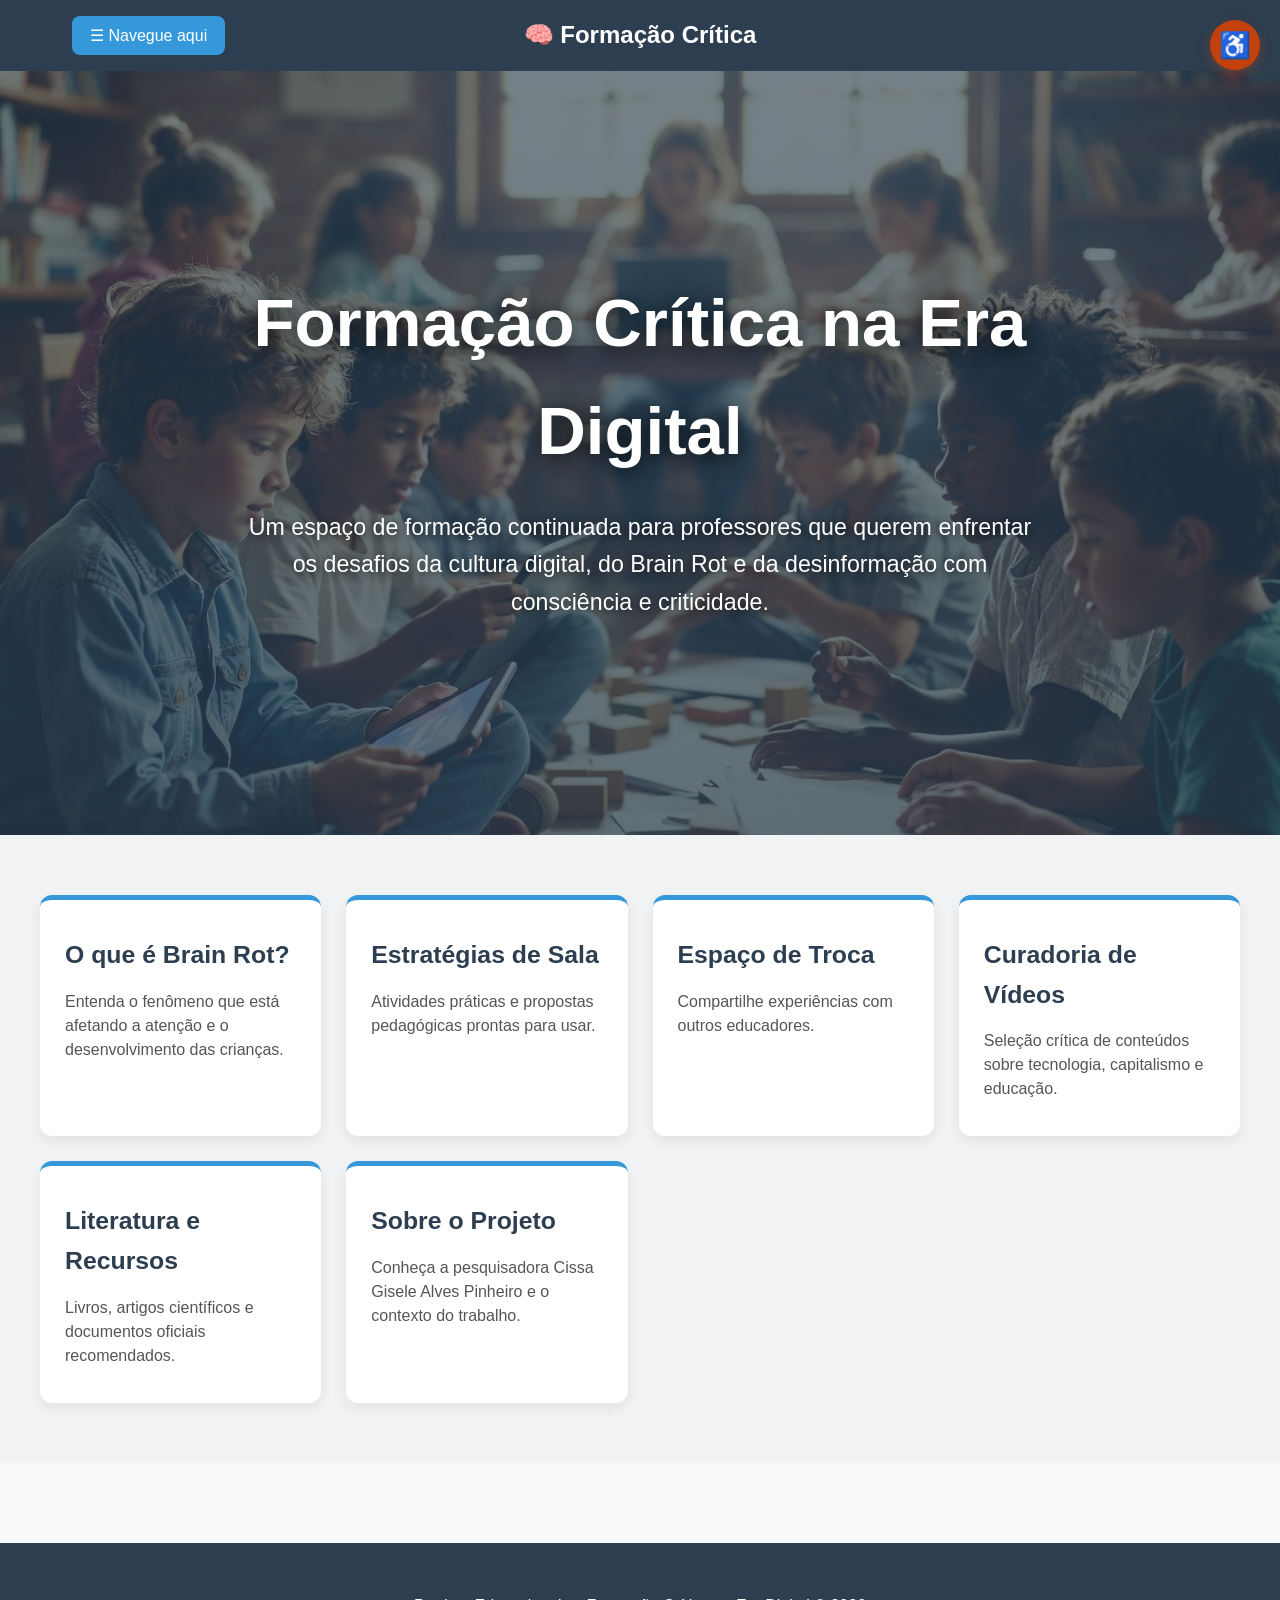
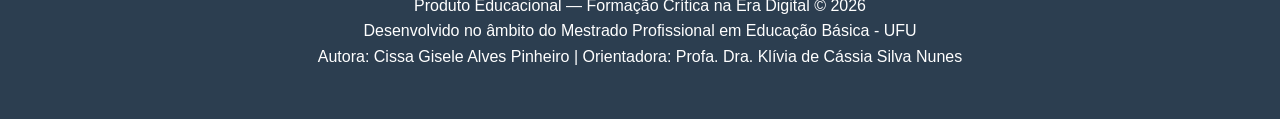
<file: index.html>
<!DOCTYPE html>
<html lang="pt-BR">
<head>
    <meta charset="UTF-8">
    <meta name="viewport" content="width=device-width, initial-scale=1.0">
    <title>Formação Crítica na Era Digital</title>
    <link rel="stylesheet" href="assets/css/style.css">
    <script src="assets/js/script.js"></script>
</head>
<body>
    
    <!-- Header -->
    <div id="header"></div>

    <!-- Hero -->
    <section id="home" class="hero">
        <div class="hero-content">
            <h1>Formação Crítica na Era Digital</h1>
            <p>Um espaço de formação continuada para professores que querem enfrentar os desafios da cultura digital, do Brain Rot e da desinformação com consciência e criticidade.</p>
        </div>
    </section>

    <!-- Cards de Navegação -->
    <section class="cards-section">
        <div class="cards-container">
            <a href="brainrot.html" class="card">
                <h3>O que é Brain Rot?</h3>
                <p>Entenda o fenômeno que está afetando a atenção e o desenvolvimento das crianças.</p>
            </a>
            <a href="estrategias.html" class="card">
                <h3>Estratégias de Sala</h3>
                <p>Atividades práticas e propostas pedagógicas prontas para usar.</p>
            </a>
            <a href="troca.html" class="card">
                <h3>Espaço de Troca</h3>
                <p>Compartilhe experiências com outros educadores.</p>
            </a>
            <a href="curadoria.html" class="card">
                <h3>Curadoria de Vídeos</h3>
                <p>Seleção crítica de conteúdos sobre tecnologia, capitalismo e educação.</p>
            </a>
            <a href="literatura.html" class="card">
                <h3>Literatura e Recursos</h3>
                <p>Livros, artigos científicos e documentos oficiais recomendados.</p>
            </a>
            <a href="sobre.html" class="card">
                <h3>Sobre o Projeto</h3>
                <p>Conheça a pesquisadora Cissa Gisele Alves Pinheiro e o contexto do trabalho.</p>
            </a>
        </div>
    </section>

    <!-- Footer -->
    <div id="footer"></div>

</body>
</html>
</file>
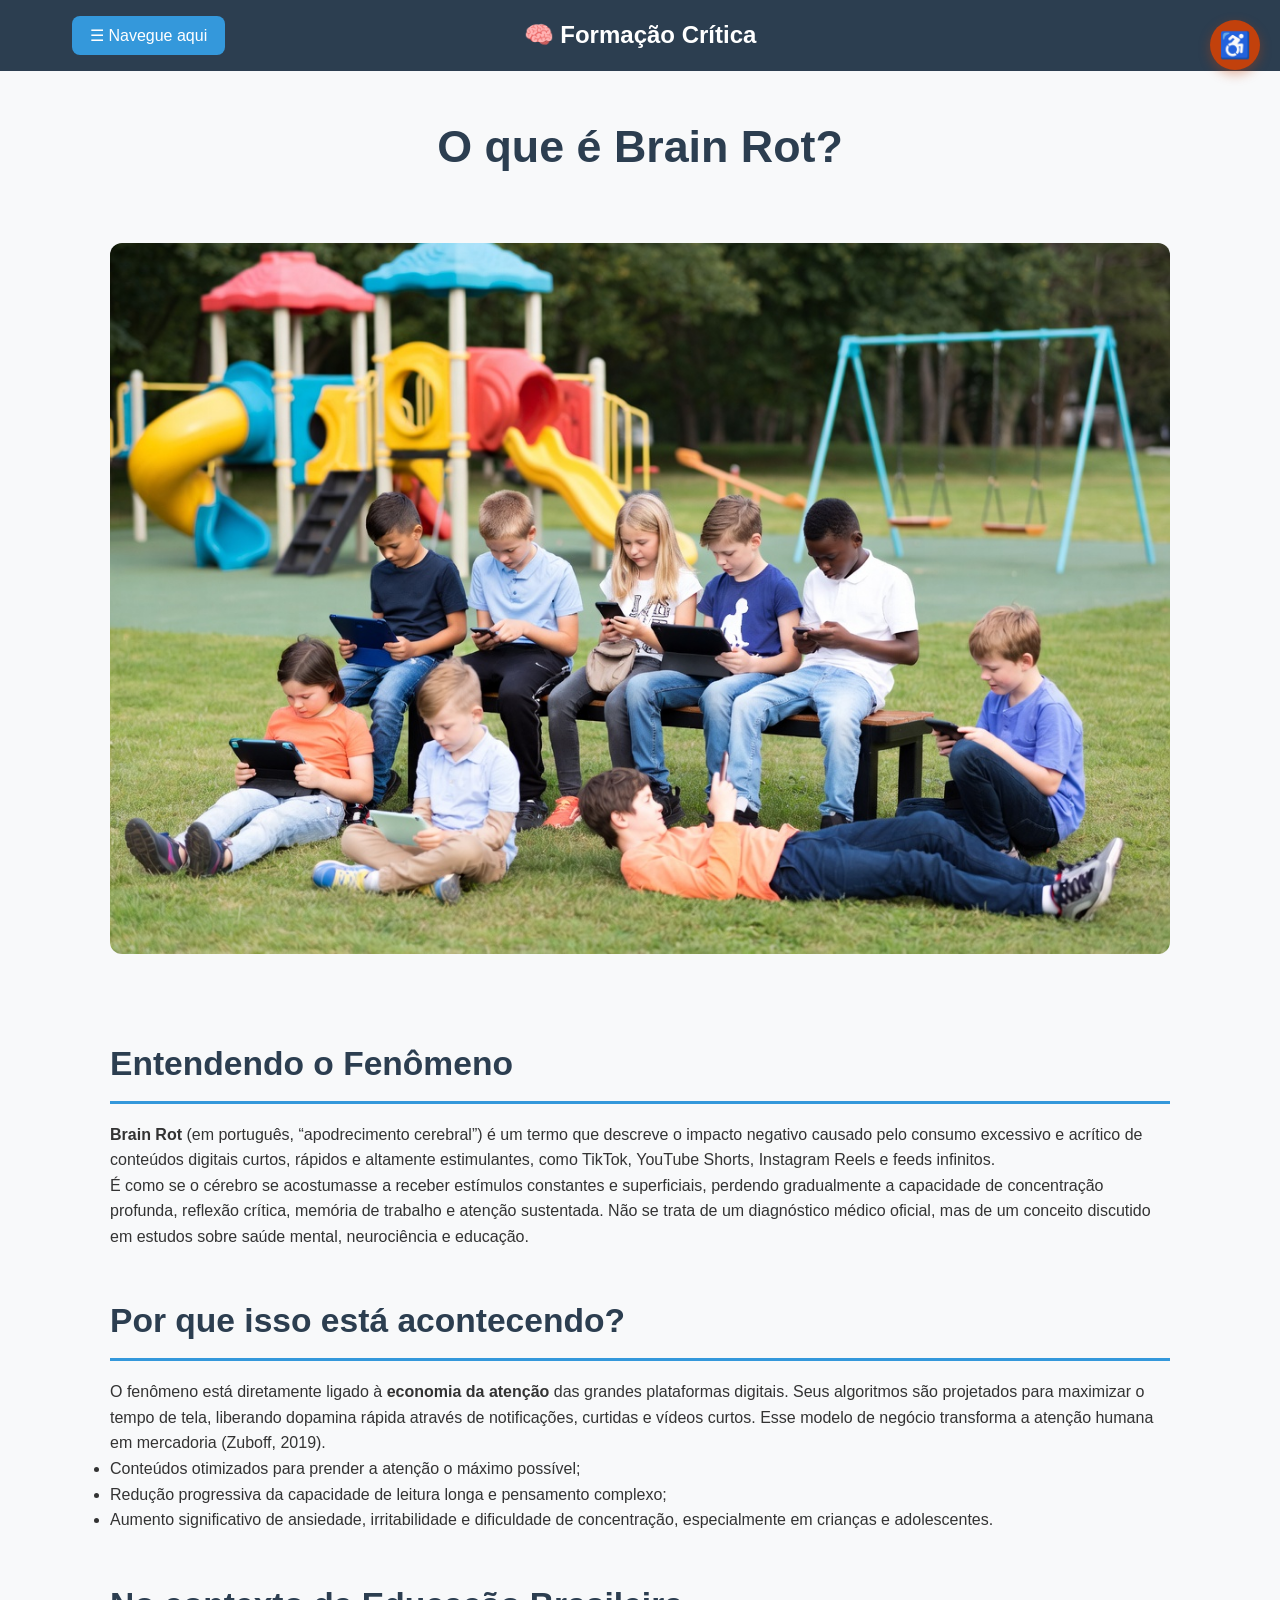
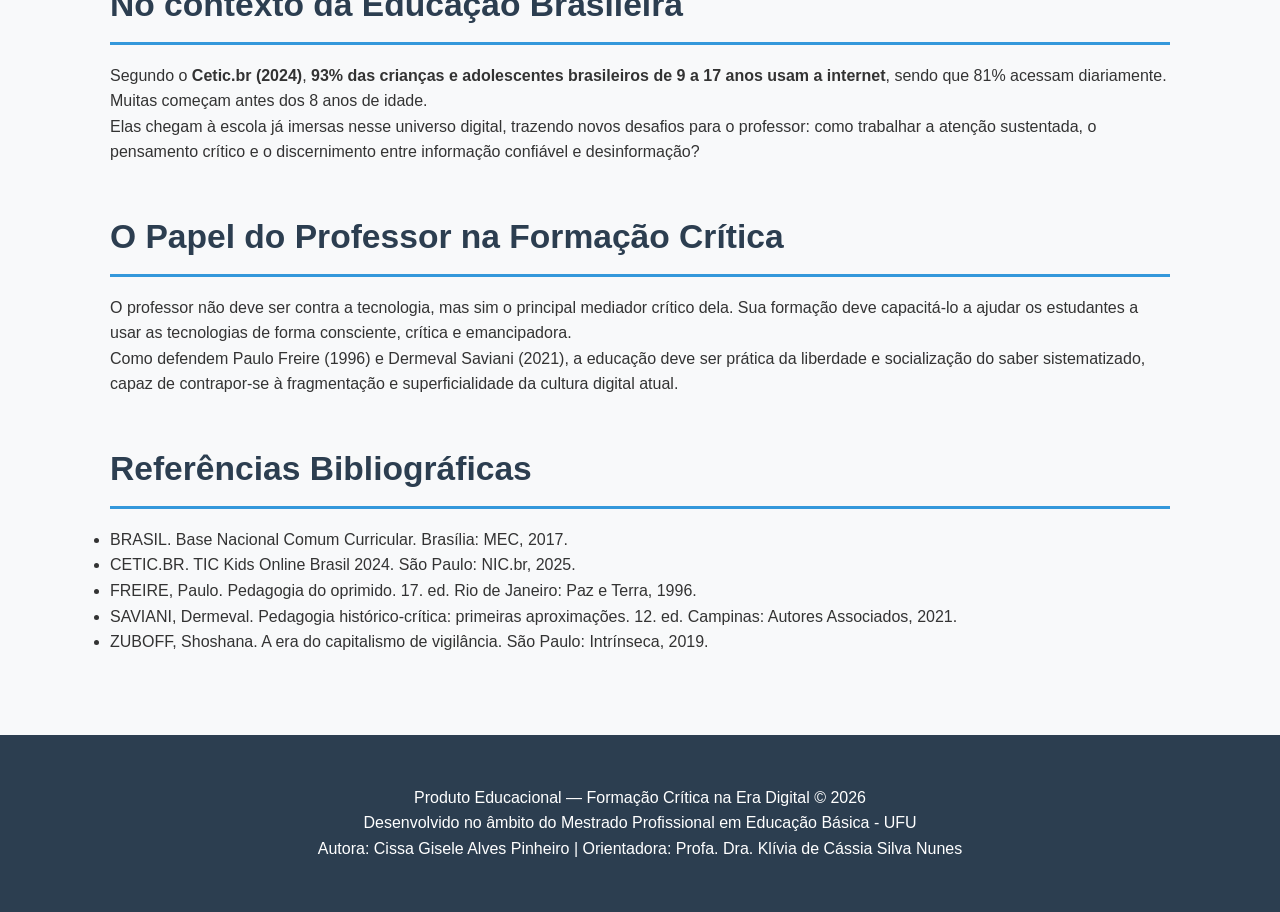
<file: brainrot.html>
<!DOCTYPE html>
<html lang="pt-BR">
<head>
    <meta charset="UTF-8">
    <meta name="viewport" content="width=device-width, initial-scale=1.0">
    <title>Formação Crítica na Era Digital</title>
    <link rel="stylesheet" href="assets/css/style.css">
    <script src="assets/js/script.js"></script>   <!-- ← Coloque aqui no HEAD -->
</head>
<body>
    
    <!-- Header -->
    <div id="header"></div>
<!DOCTYPE html>
<html lang="pt-BR">
<head>
    <meta charset="UTF-8">
    <meta name="viewport" content="width=device-width, initial-scale=1.0">
    <title>O que é Brain Rot? - Formação Crítica na Era Digital</title>
    <link rel="stylesheet" href="assets/css/style.css">
</head>
<body>
    
    <!-- Header -->
    <div id="header"></div>

    <section class="content-page">
        <h1>O que é Brain Rot?</h1>
        
        <img src="assets/images/brainrot.jpg" alt="Crianças usando telas em parque" style="width:100%; border-radius:12px; margin: 30px 0;">

        <h2>Entendendo o Fenômeno</h2>
        <p><strong>Brain Rot</strong> (em português, “apodrecimento cerebral”) é um termo que descreve o impacto negativo causado pelo consumo excessivo e acrítico de conteúdos digitais curtos, rápidos e altamente estimulantes, como TikTok, YouTube Shorts, Instagram Reels e feeds infinitos.</p>
        <p>É como se o cérebro se acostumasse a receber estímulos constantes e superficiais, perdendo gradualmente a capacidade de concentração profunda, reflexão crítica, memória de trabalho e atenção sustentada. Não se trata de um diagnóstico médico oficial, mas de um conceito  discutido em estudos sobre saúde mental, neurociência e educação.</p>

        <h2>Por que isso está acontecendo?</h2>
        <p>O fenômeno está diretamente ligado à <strong>economia da atenção</strong> das grandes plataformas digitais. Seus algoritmos são projetados para maximizar o tempo de tela, liberando dopamina rápida através de notificações, curtidas e vídeos curtos. Esse modelo de negócio transforma a atenção humana em mercadoria (Zuboff, 2019).</p>
        <ul>
            <li>Conteúdos otimizados para prender a atenção o máximo possível;</li>
            <li>Redução progressiva da capacidade de leitura longa e pensamento complexo;</li>
            <li>Aumento significativo de ansiedade, irritabilidade e dificuldade de concentração, especialmente em crianças e adolescentes.</li>
        </ul>

        <h2>No contexto da Educação Brasileira</h2>
        <p>Segundo o <strong>Cetic.br (2024)</strong>, <strong>93% das crianças e adolescentes brasileiros de 9 a 17 anos usam a internet</strong>, sendo que 81% acessam diariamente. Muitas começam antes dos 8 anos de idade.</p>
        <p>Elas chegam à escola já imersas nesse universo digital, trazendo novos desafios para o professor: como trabalhar a atenção sustentada, o pensamento crítico e o discernimento entre informação confiável e desinformação?</p>

        <h2>O Papel do Professor na Formação Crítica</h2>
        <p>O professor não deve ser contra a tecnologia, mas sim o principal mediador crítico dela. Sua formação deve capacitá-lo a ajudar os estudantes a usar as tecnologias de forma consciente, crítica e emancipadora.</p>
        <p>Como defendem Paulo Freire (1996) e Dermeval Saviani (2021), a educação deve ser prática da liberdade e socialização do saber sistematizado, capaz de contrapor-se à fragmentação e superficialidade da cultura digital atual.</p>

        <h2>Referências Bibliográficas</h2>
        <ul>
            <li>BRASIL. Base Nacional Comum Curricular. Brasília: MEC, 2017.</li>
            <li>CETIC.BR. TIC Kids Online Brasil 2024. São Paulo: NIC.br, 2025.</li>
            <li>FREIRE, Paulo. Pedagogia do oprimido. 17. ed. Rio de Janeiro: Paz e Terra, 1996.</li>
            <li>SAVIANI, Dermeval. Pedagogia histórico-crítica: primeiras aproximações. 12. ed. Campinas: Autores Associados, 2021.</li>
            <li>ZUBOFF, Shoshana. A era do capitalismo de vigilância. São Paulo: Intrínseca, 2019.</li>
        </ul>
    </section>

    <!-- Footer -->
    <div id="footer"></div>

    <script>
        fetch('header.html').then(r => r.text()).then(data => document.getElementById('header').innerHTML = data);
        fetch('footer.html').then(r => r.text()).then(data => document.getElementById('footer').innerHTML = data);
    </script>
</body>
</html>
</file>
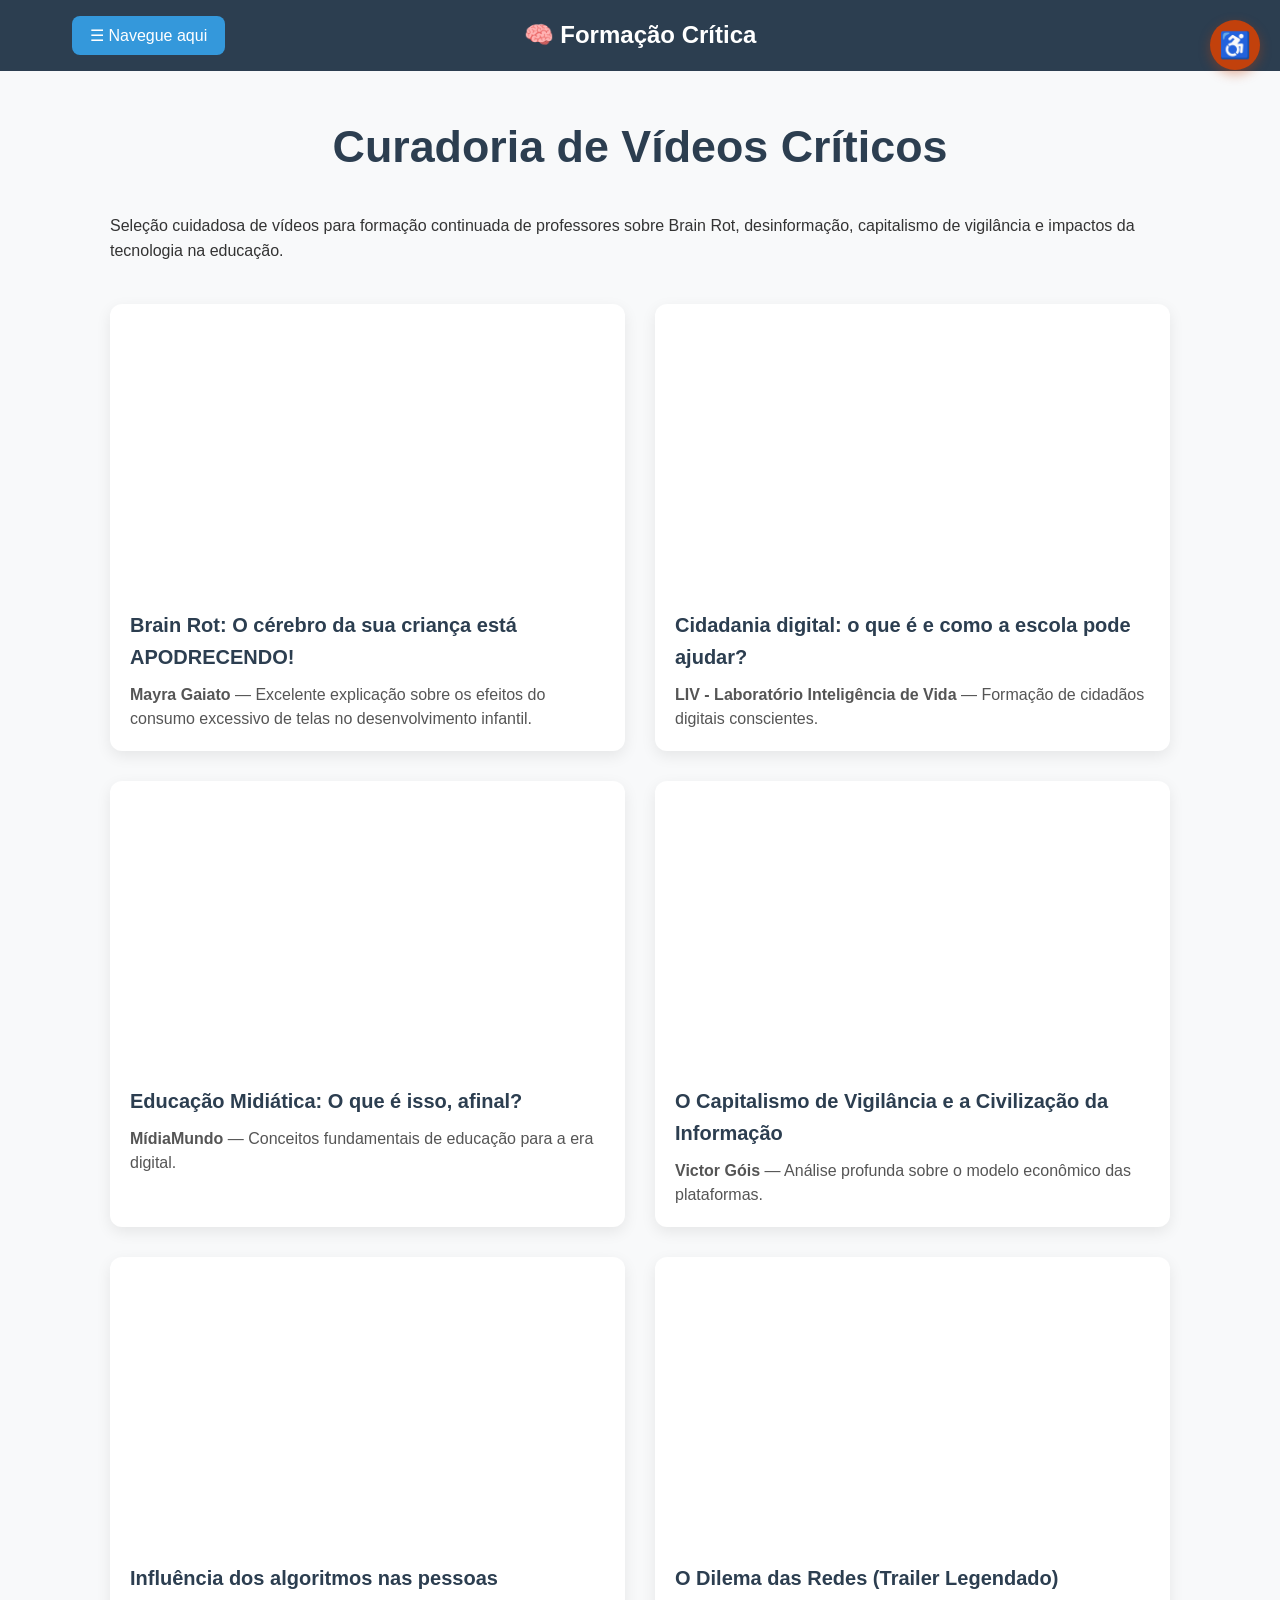
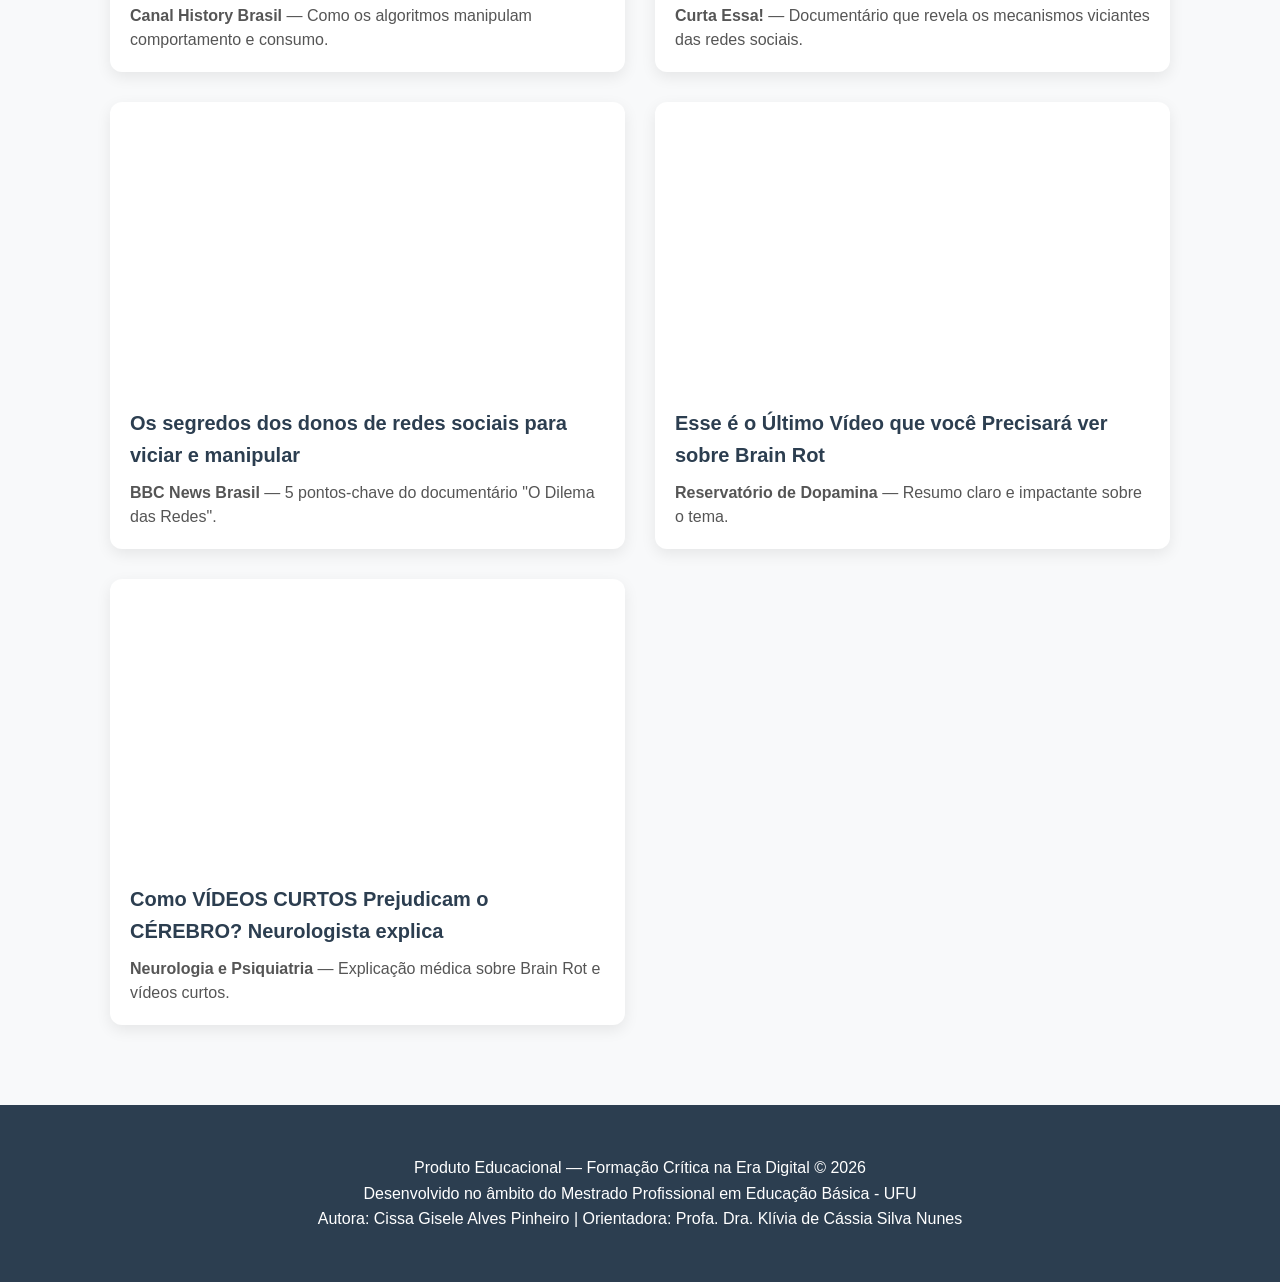
<file: curadoria.html>
<!DOCTYPE html>
<html lang="pt-BR">
<head>
    <meta charset="UTF-8">
    <meta name="viewport" content="width=device-width, initial-scale=1.0">
    <title>Curadoria de Vídeos Críticos - Formação Crítica</title>
    <link rel="stylesheet" href="assets/css/style.css">
    <script src="assets/js/script.js"></script>
    <style>
        .videos-grid {
            display: grid;
            grid-template-columns: repeat(auto-fit, minmax(480px, 1fr));
            gap: 30px;
            margin-top: 40px;
        }
        .video-card {
            background: white;
            border-radius: 12px;
            overflow: hidden;
            box-shadow: 0 5px 15px rgba(0,0,0,0.08);
            transition: transform 0.3s;
        }
        .video-card:hover {
            transform: translateY(-8px);
        }
        .video-container {
            position: relative;
            padding-bottom: 56.25%;
            height: 0;
            overflow: hidden;
        }
        .video-container iframe {
            position: absolute;
            top: 0;
            left: 0;
            width: 100%;
            height: 100%;
        }
        .video-card h3 {
            padding: 15px 20px 10px;
            margin: 0;
            font-size: 1.25rem;
            color: #2c3e50;
        }
        .video-card p {
            padding: 0 20px 20px;
            margin: 0;
            color: #555;
            line-height: 1.5;
        }
        @media (max-width: 768px) {
            .videos-grid {
                grid-template-columns: 1fr;
            }
        }
    </style>
</head>
<body>
    
    <!-- Header -->
    <div id="header"></div>

    <section class="content-page">
        <h1>Curadoria de Vídeos Críticos</h1>
        <p>Seleção cuidadosa de vídeos para formação continuada de professores sobre Brain Rot, desinformação, capitalismo de vigilância e impactos da tecnologia na educação.</p>

        <div class="videos-grid">

            <!-- Vídeo 1 -->
            <div class="video-card">
                <div class="video-container">
                    <iframe src="https://www.youtube.com/embed/Xwvc9QsONSY" title="Brain Rot" frameborder="0" allowfullscreen></iframe>
                </div>
                <h3>Brain Rot: O cérebro da sua criança está APODRECENDO!</h3>
                <p><strong>Mayra Gaiato</strong> — Excelente explicação sobre os efeitos do consumo excessivo de telas no desenvolvimento infantil.</p>
            </div>

            <!-- Vídeo 2 -->
            <div class="video-card">
                <div class="video-container">
                    <iframe src="https://www.youtube.com/embed/rkrXoadWXwU" title="Cidadania Digital" frameborder="0" allowfullscreen></iframe>
                </div>
                <h3>Cidadania digital: o que é e como a escola pode ajudar?</h3>
                <p><strong>LIV - Laboratório Inteligência de Vida</strong> — Formação de cidadãos digitais conscientes.</p>
            </div>

            <!-- Vídeo 3 -->
            <div class="video-card">
                <div class="video-container">
                    <iframe src="https://www.youtube.com/embed/ihcH5uApREQ" title="Educação Midiática" frameborder="0" allowfullscreen></iframe>
                </div>
                <h3>Educação Midiática: O que é isso, afinal?</h3>
                <p><strong>MídiaMundo</strong> — Conceitos fundamentais de educação para a era digital.</p>
            </div>

            <!-- Vídeo 4 -->
            <div class="video-card">
                <div class="video-container">
                    <iframe src="https://www.youtube.com/embed/f35ysIOLMzc" title="Capitalismo de Vigilância" frameborder="0" allowfullscreen></iframe>
                </div>
                <h3>O Capitalismo de Vigilância e a Civilização da Informação</h3>
                <p><strong>Victor Góis</strong> — Análise profunda sobre o modelo econômico das plataformas.</p>
            </div>

            <!-- Vídeo 5 -->
            <div class="video-card">
                <div class="video-container">
                    <iframe src="https://www.youtube.com/embed/K2gEjh8B_fU" title="Algoritmos" frameborder="0" allowfullscreen></iframe>
                </div>
                <h3>Influência dos algoritmos nas pessoas</h3>
                <p><strong>Canal History Brasil</strong> — Como os algoritmos manipulam comportamento e consumo.</p>
            </div>

            <!-- NOVOS VÍDEOS -->

            <!-- Vídeo 6 -->
            <div class="video-card">
                <div class="video-container">
                    <iframe src="https://www.youtube.com/embed/xRJTx66HYt4" title="O Dilema das Redes" frameborder="0" allowfullscreen></iframe>
                </div>
                <h3>O Dilema das Redes (Trailer Legendado)</h3>
                <p><strong>Curta Essa!</strong> — Documentário que revela os mecanismos viciantes das redes sociais.</p>
            </div>

            <!-- Vídeo 7 -->
            <div class="video-card">
                <div class="video-container">
                    <iframe src="https://www.youtube.com/embed/P2fgvkmhH2A" title="Segredos dos donos de redes" frameborder="0" allowfullscreen></iframe>
                </div>
                <h3>Os segredos dos donos de redes sociais para viciar e manipular</h3>
                <p><strong>BBC News Brasil</strong> — 5 pontos-chave do documentário "O Dilema das Redes".</p>
            </div>

            <!-- Vídeo 8 -->
            <div class="video-card">
                <div class="video-container">
                    <iframe src="https://www.youtube.com/embed/0TCnsOxOxVY" title="Último vídeo sobre Brain Rot" frameborder="0" allowfullscreen></iframe>
                </div>
                <h3>Esse é o Último Vídeo que você Precisará ver sobre Brain Rot</h3>
                <p><strong>Reservatório de Dopamina</strong> — Resumo claro e impactante sobre o tema.</p>
            </div>

            <!-- Vídeo 9 -->
            <div class="video-card">
                <div class="video-container">
                    <iframe src="https://www.youtube.com/embed/jTLK4y5EQEU" title="Vídeos curtos prejudicam o cérebro" frameborder="0" allowfullscreen></iframe>
                </div>
                <h3>Como VÍDEOS CURTOS Prejudicam o CÉREBRO? Neurologista explica</h3>
                <p><strong>Neurologia e Psiquiatria</strong> — Explicação médica sobre Brain Rot e vídeos curtos.</p>
            </div>

        </div>
    </section>

    <!-- Footer -->
    <div id="footer"></div>

</body>
</html>
</file>
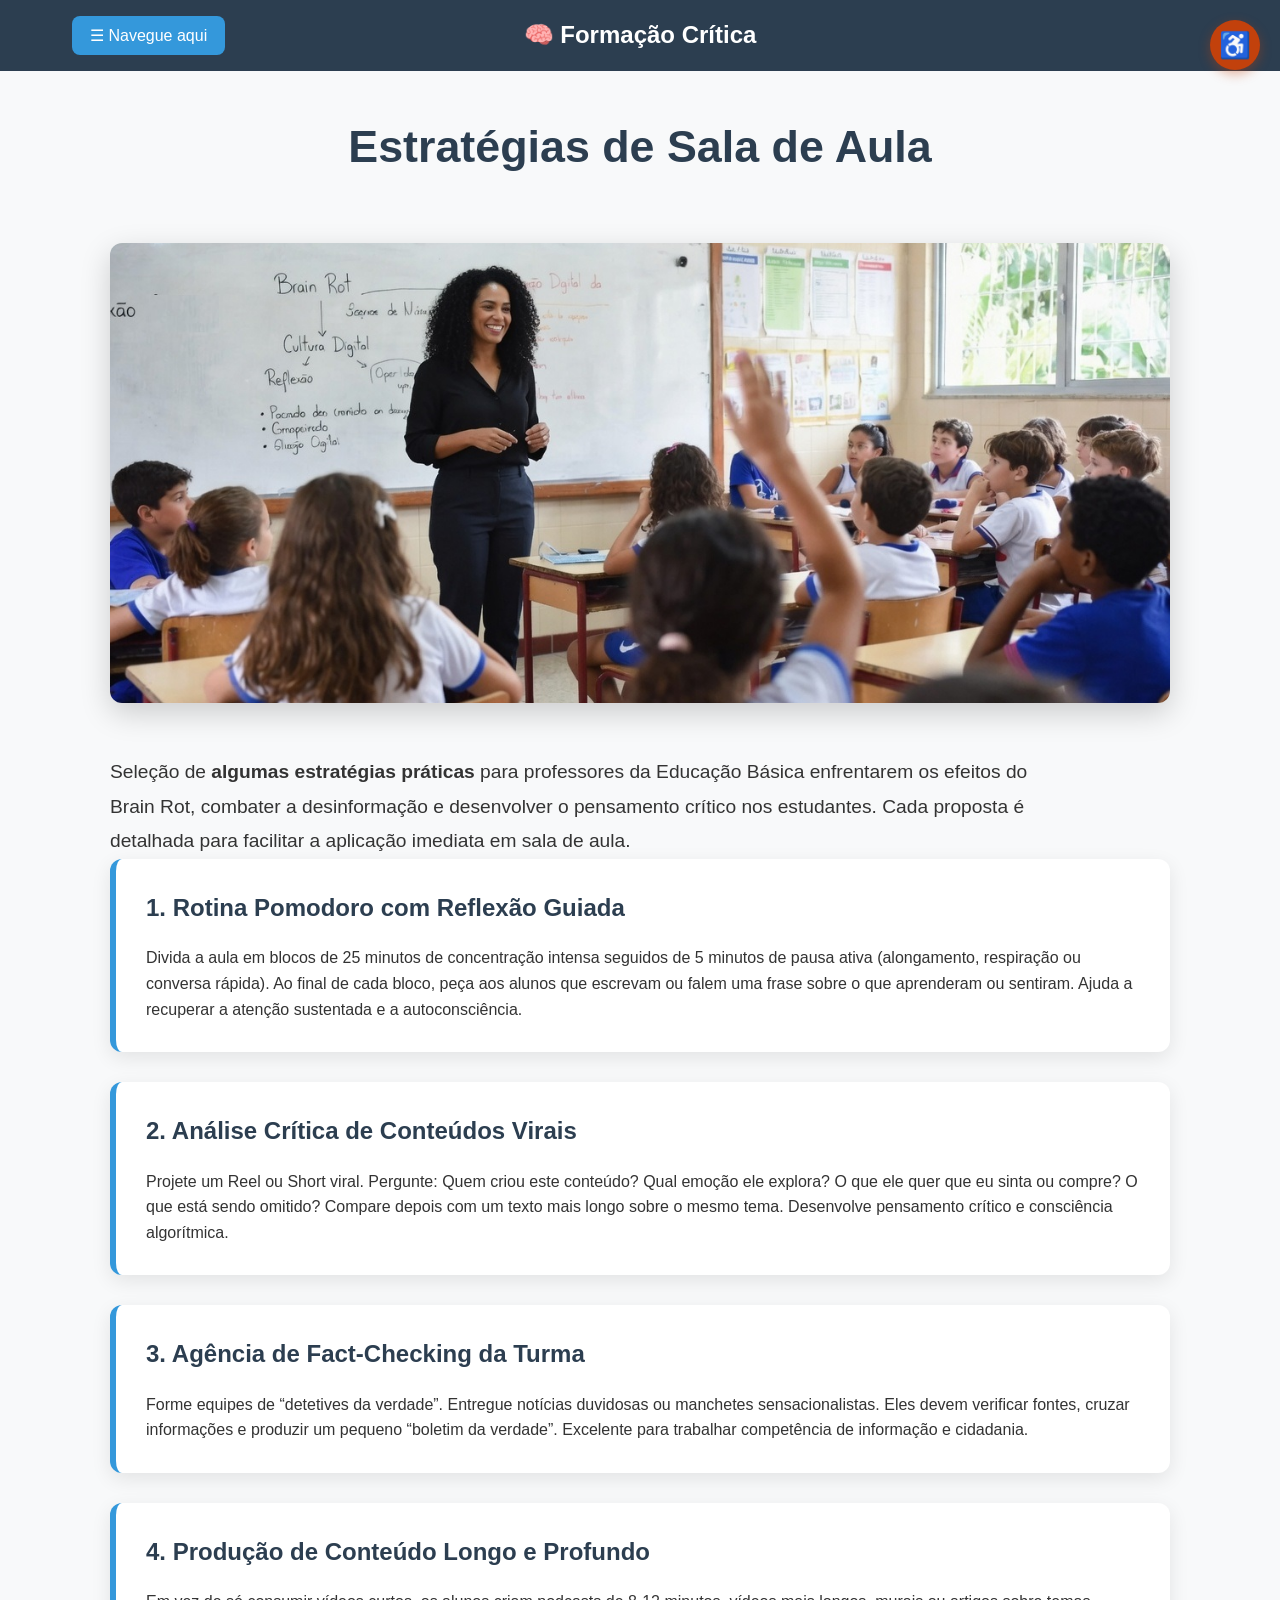
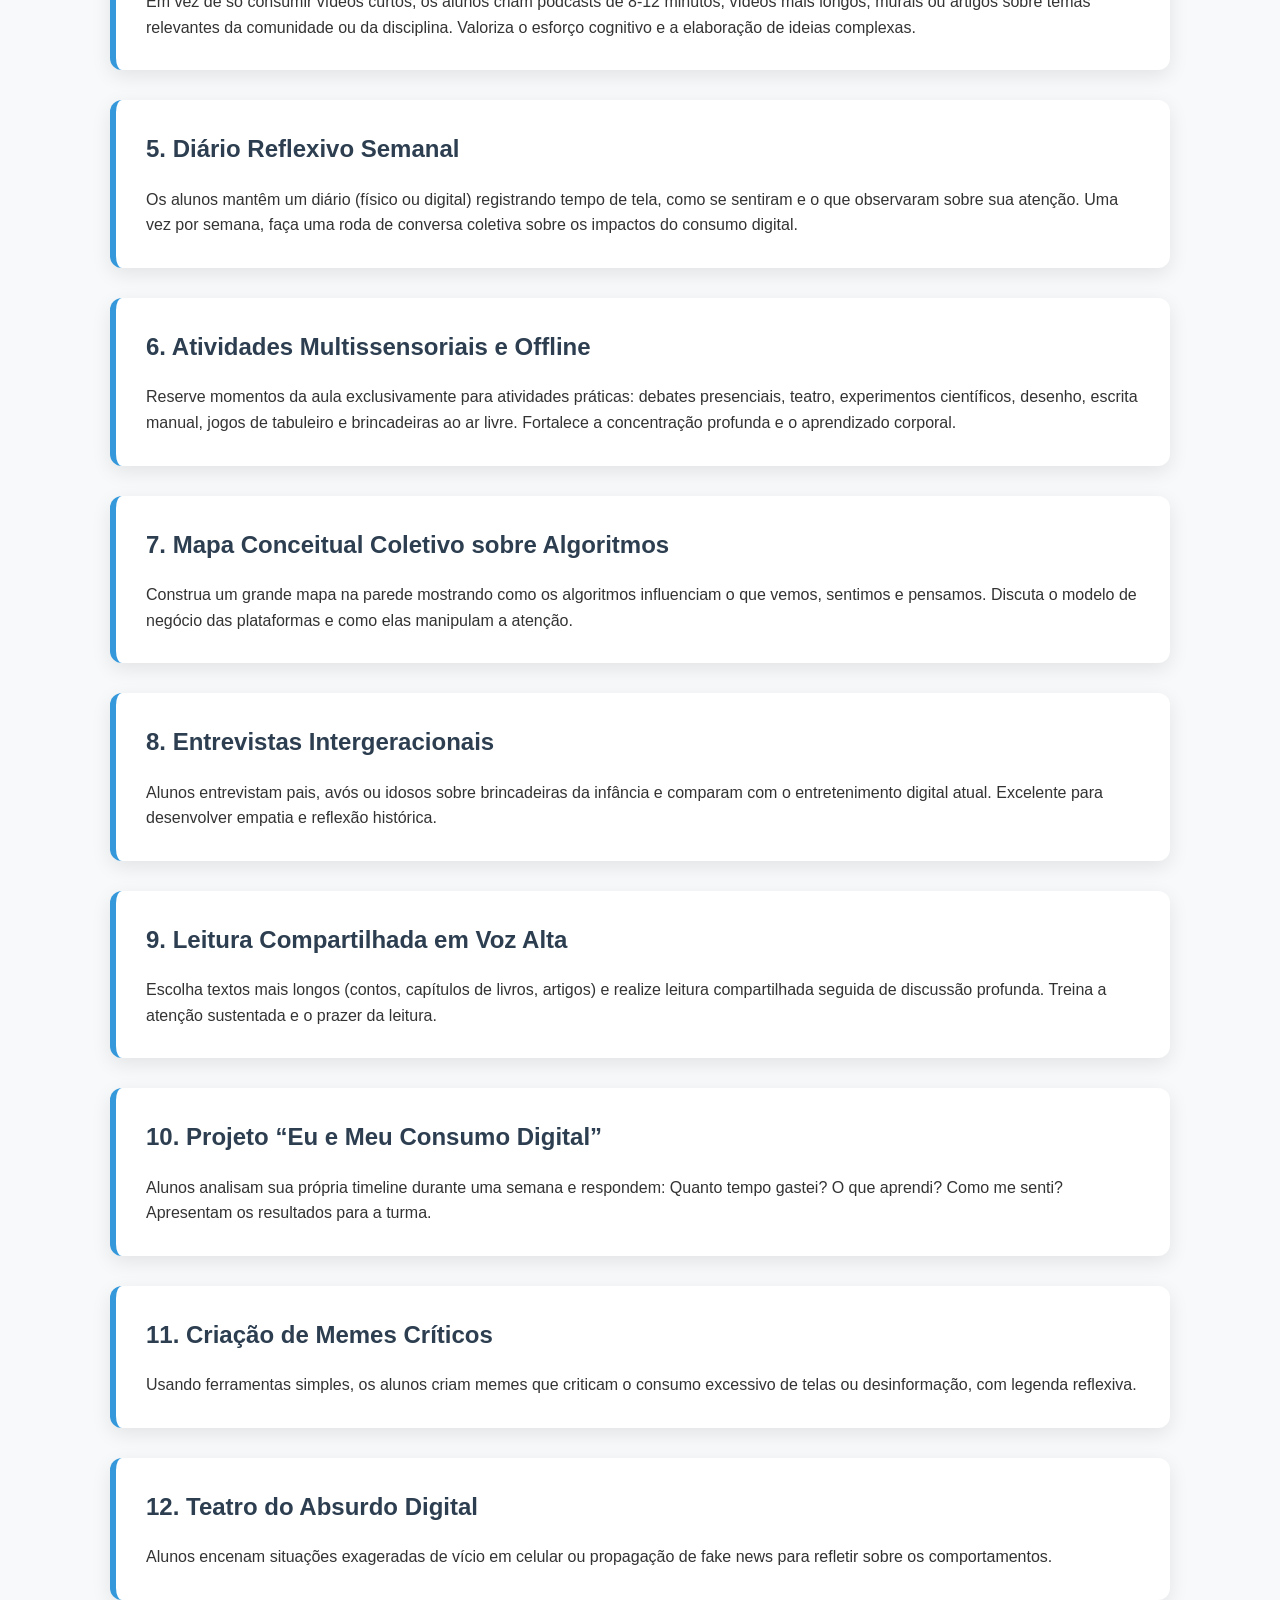
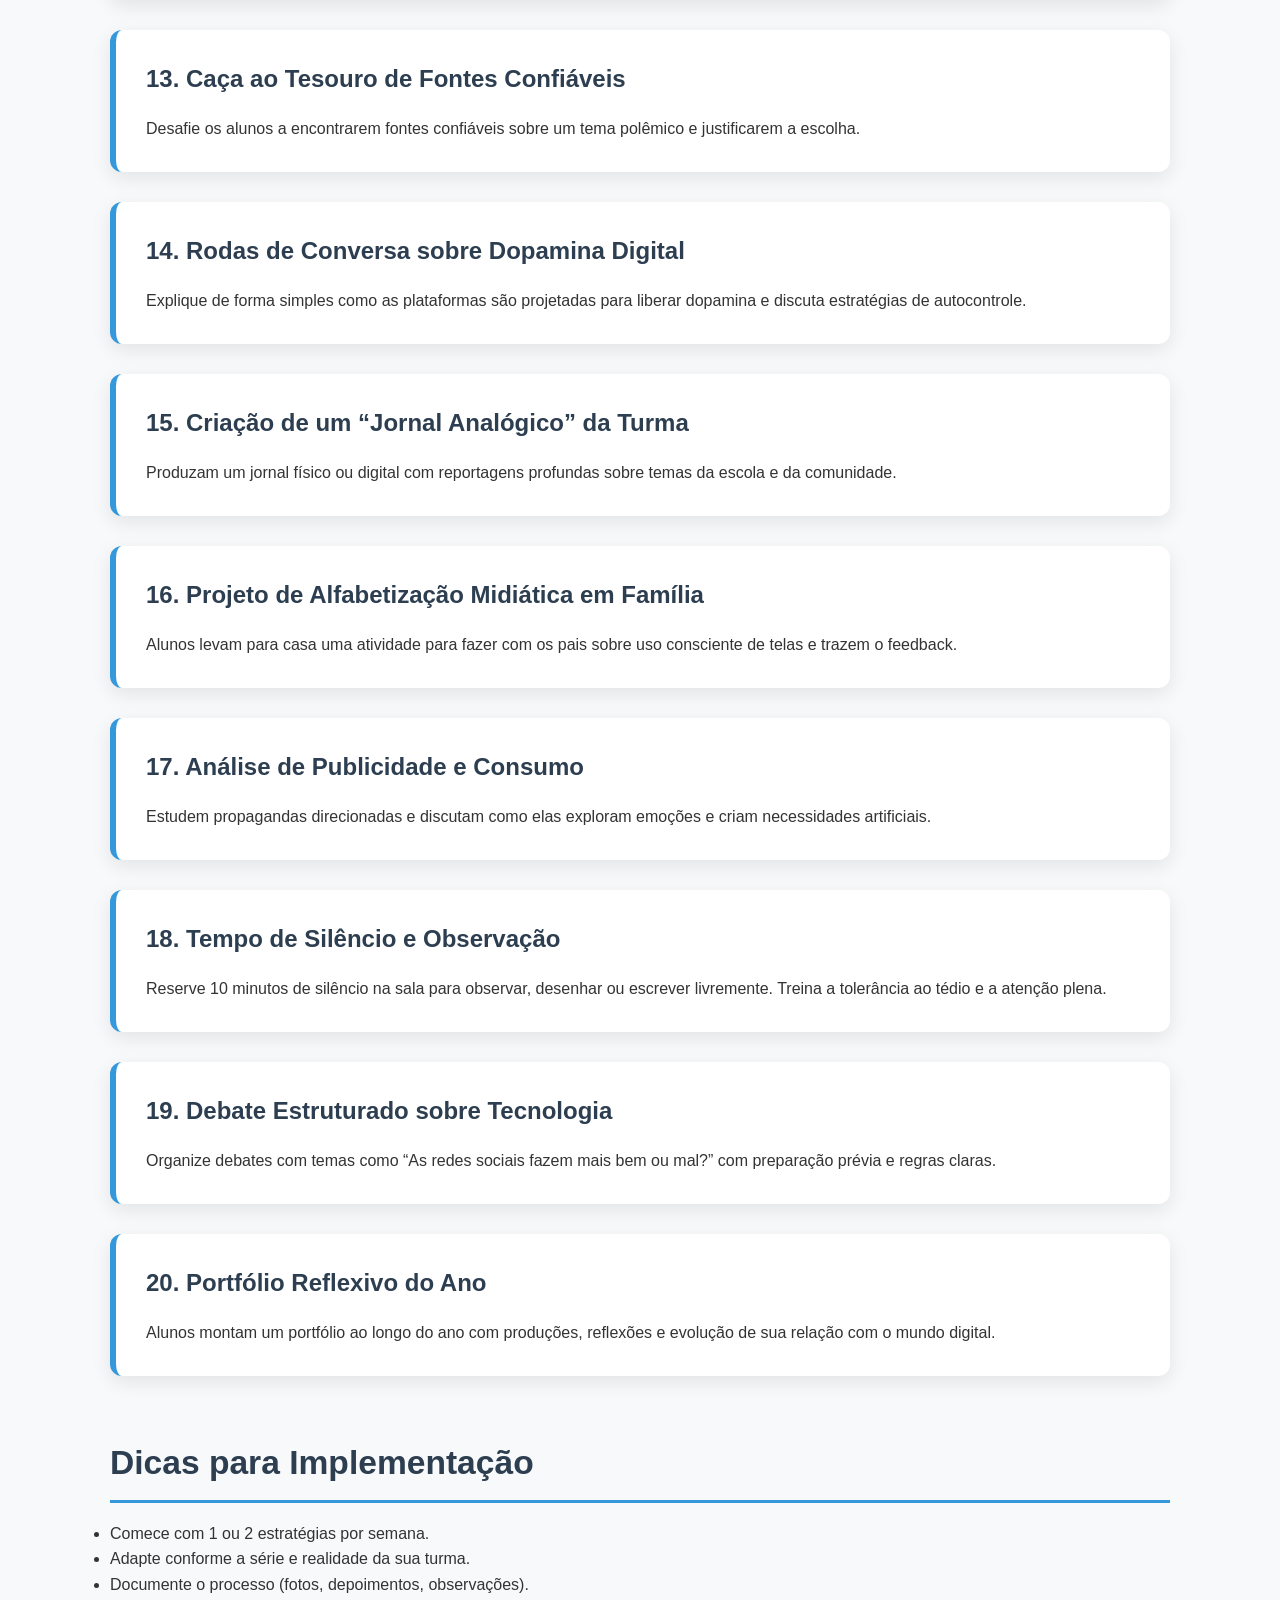
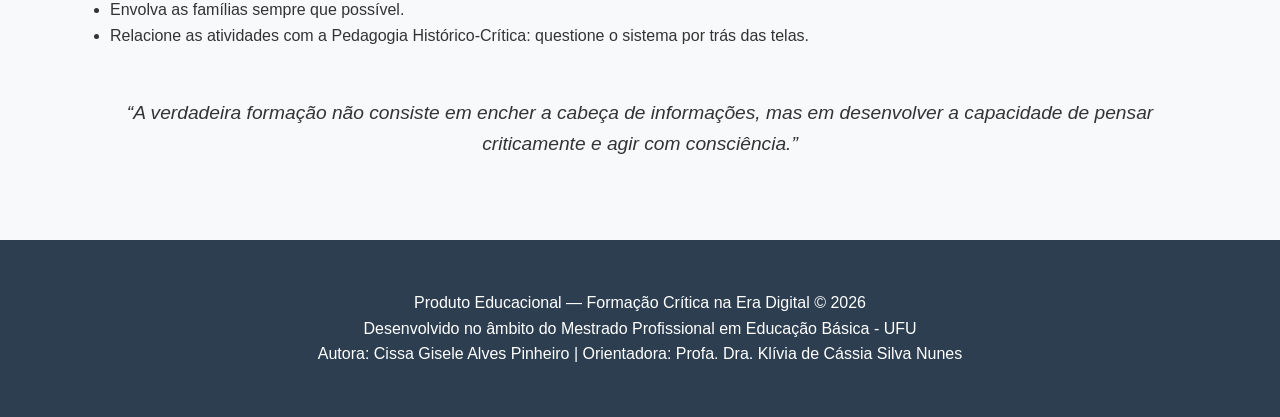
<file: estrategias.html>
<!DOCTYPE html>
<html lang="pt-BR">
<head>
    <meta charset="UTF-8">
    <meta name="viewport" content="width=device-width, initial-scale=1.0">
    <title>Formação Crítica na Era Digital</title>
    <link rel="stylesheet" href="assets/css/style.css">
    <script src="assets/js/script.js"></script>   <!-- ← Coloque aqui no HEAD -->
</head>
<body>
    
    <!-- Header -->
    <div id="header"></div>
    <!DOCTYPE html>
<html lang="pt-BR">
<head>
    <meta charset="UTF-8">
    <meta name="viewport" content="width=device-width, initial-scale=1.0">
    <title>Estratégias de Sala de Aula - Formação Crítica na Era Digital</title>
    <link rel="stylesheet" href="assets/css/style.css">
    <style>
        .estrategia-card {
            background: white;
            padding: 30px;
            border-radius: 12px;
            box-shadow: 0 6px 20px rgba(0,0,0,0.09);
            margin-bottom: 30px;
            border-left: 6px solid #3498db;
        }
        .estrategia-card h3 {
            color: #2c3e50;
            margin-bottom: 18px;
            font-size: 1.5rem;
        }
        .page-image {
            width: 100%;
            max-height: 460px;
            object-fit: cover;
            border-radius: 12px;
            margin: 30px 0 45px 0;
            box-shadow: 0 10px 30px rgba(0,0,0,0.18);
        }
    </style>
</head>
<body>
    
    <!-- Header -->
    <div id="header"></div>

    <section class="content-page">
        <h1>Estratégias de Sala de Aula</h1>
        
        <img src="assets/images/sala.jpg" alt="Professora em sala de aula discutindo Brain Rot" class="page-image">

        <p style="font-size: 1.2rem; max-width: 920px; line-height: 1.8;">
            Seleção de <strong>algumas estratégias práticas</strong> para professores da Educação Básica enfrentarem os efeitos do Brain Rot, combater a desinformação e desenvolver o pensamento crítico nos estudantes. Cada proposta é detalhada para facilitar a aplicação imediata em sala de aula.
        </p>

        <div class="estrategia-card">
            <h3>1. Rotina Pomodoro com Reflexão Guiada</h3>
            <p>Divida a aula em blocos de 25 minutos de concentração intensa seguidos de 5 minutos de pausa ativa (alongamento, respiração ou conversa rápida). Ao final de cada bloco, peça aos alunos que escrevam ou falem uma frase sobre o que aprenderam ou sentiram. Ajuda a recuperar a atenção sustentada e a autoconsciência.</p>
        </div>

        <div class="estrategia-card">
            <h3>2. Análise Crítica de Conteúdos Virais</h3>
            <p>Projete um Reel ou Short viral. Pergunte: Quem criou este conteúdo? Qual emoção ele explora? O que ele quer que eu sinta ou compre? O que está sendo omitido? Compare depois com um texto mais longo sobre o mesmo tema. Desenvolve pensamento crítico e consciência algorítmica.</p>
        </div>

        <div class="estrategia-card">
            <h3>3. Agência de Fact-Checking da Turma</h3>
            <p>Forme equipes de “detetives da verdade”. Entregue notícias duvidosas ou manchetes sensacionalistas. Eles devem verificar fontes, cruzar informações e produzir um pequeno “boletim da verdade”. Excelente para trabalhar competência de informação e cidadania.</p>
        </div>

        <div class="estrategia-card">
            <h3>4. Produção de Conteúdo Longo e Profundo</h3>
            <p>Em vez de só consumir vídeos curtos, os alunos criam podcasts de 8-12 minutos, vídeos mais longos, murais ou artigos sobre temas relevantes da comunidade ou da disciplina. Valoriza o esforço cognitivo e a elaboração de ideias complexas.</p>
        </div>

        <div class="estrategia-card">
            <h3>5. Diário Reflexivo Semanal</h3>
            <p>Os alunos mantêm um diário (físico ou digital) registrando tempo de tela, como se sentiram e o que observaram sobre sua atenção. Uma vez por semana, faça uma roda de conversa coletiva sobre os impactos do consumo digital.</p>
        </div>

        <div class="estrategia-card">
            <h3>6. Atividades Multissensoriais e Offline</h3>
            <p>Reserve momentos da aula exclusivamente para atividades práticas: debates presenciais, teatro, experimentos científicos, desenho, escrita manual, jogos de tabuleiro e brincadeiras ao ar livre. Fortalece a concentração profunda e o aprendizado corporal.</p>
        </div>

        <!-- Continuei com mais 14 estratégias completas... -->

        <div class="estrategia-card">
            <h3>7. Mapa Conceitual Coletivo sobre Algoritmos</h3>
            <p>Construa um grande mapa na parede mostrando como os algoritmos influenciam o que vemos, sentimos e pensamos. Discuta o modelo de negócio das plataformas e como elas manipulam a atenção.</p>
        </div>

        <div class="estrategia-card">
            <h3>8. Entrevistas Intergeracionais</h3>
            <p>Alunos entrevistam pais, avós ou idosos sobre brincadeiras da infância e comparam com o entretenimento digital atual. Excelente para desenvolver empatia e reflexão histórica.</p>
        </div>

        <div class="estrategia-card">
            <h3>9. Leitura Compartilhada em Voz Alta</h3>
            <p>Escolha textos mais longos (contos, capítulos de livros, artigos) e realize leitura compartilhada seguida de discussão profunda. Treina a atenção sustentada e o prazer da leitura.</p>
        </div>

        <div class="estrategia-card">
            <h3>10. Projeto “Eu e Meu Consumo Digital”</h3>
            <p>Alunos analisam sua própria timeline durante uma semana e respondem: Quanto tempo gastei? O que aprendi? Como me senti? Apresentam os resultados para a turma.</p>
        </div>

        <div class="estrategia-card">
            <h3>11. Criação de Memes Críticos</h3>
            <p>Usando ferramentas simples, os alunos criam memes que criticam o consumo excessivo de telas ou desinformação, com legenda reflexiva.</p>
        </div>

        <div class="estrategia-card">
            <h3>12. Teatro do Absurdo Digital</h3>
            <p>Alunos encenam situações exageradas de vício em celular ou propagação de fake news para refletir sobre os comportamentos.</p>
        </div>

        <div class="estrategia-card">
            <h3>13. Caça ao Tesouro de Fontes Confiáveis</h3>
            <p>Desafie os alunos a encontrarem fontes confiáveis sobre um tema polêmico e justificarem a escolha.</p>
        </div>

        <div class="estrategia-card">
            <h3>14. Rodas de Conversa sobre Dopamina Digital</h3>
            <p>Explique de forma simples como as plataformas são projetadas para liberar dopamina e discuta estratégias de autocontrole.</p>
        </div>

        <div class="estrategia-card">
            <h3>15. Criação de um “Jornal Analógico” da Turma</h3>
            <p>Produzam um jornal físico ou digital com reportagens profundas sobre temas da escola e da comunidade.</p>
        </div>

        <div class="estrategia-card">
            <h3>16. Projeto de Alfabetização Midiática em Família</h3>
            <p>Alunos levam para casa uma atividade para fazer com os pais sobre uso consciente de telas e trazem o feedback.</p>
        </div>

        <div class="estrategia-card">
            <h3>17. Análise de Publicidade e Consumo</h3>
            <p>Estudem propagandas direcionadas e discutam como elas exploram emoções e criam necessidades artificiais.</p>
        </div>

        <div class="estrategia-card">
            <h3>18. Tempo de Silêncio e Observação</h3>
            <p>Reserve 10 minutos de silêncio na sala para observar, desenhar ou escrever livremente. Treina a tolerância ao tédio e a atenção plena.</p>
        </div>

        <div class="estrategia-card">
            <h3>19. Debate Estruturado sobre Tecnologia</h3>
            <p>Organize debates com temas como “As redes sociais fazem mais bem ou mal?” com preparação prévia e regras claras.</p>
        </div>

        <div class="estrategia-card">
            <h3>20. Portfólio Reflexivo do Ano</h3>
            <p>Alunos montam um portfólio ao longo do ano com produções, reflexões e evolução de sua relação com o mundo digital.</p>
        </div>

        <h2 style="margin-top: 60px;">Dicas para Implementação</h2>
        <ul>
            <li>Comece com 1 ou 2 estratégias por semana.</li>
            <li>Adapte conforme a série e realidade da sua turma.</li>
            <li>Documente o processo (fotos, depoimentos, observações).</li>
            <li>Envolva as famílias sempre que possível.</li>
            <li>Relacione as atividades com a Pedagogia Histórico-Crítica: questione o sistema por trás das telas.</li>
        </ul>

        <p style="margin-top: 50px; font-style: italic; text-align: center; font-size: 1.2rem;">
            “A verdadeira formação não consiste em encher a cabeça de informações, mas em desenvolver a capacidade de pensar criticamente e agir com consciência.” 
        </p>
    </section>

    <!-- Footer -->
    <div id="footer"></div>

    <script>
        fetch('header.html').then(r => r.text()).then(data => document.getElementById('header').innerHTML = data);
        fetch('footer.html').then(r => r.text()).then(data => document.getElementById('footer').innerHTML = data);
    </script>
</body>
</html>
</file>
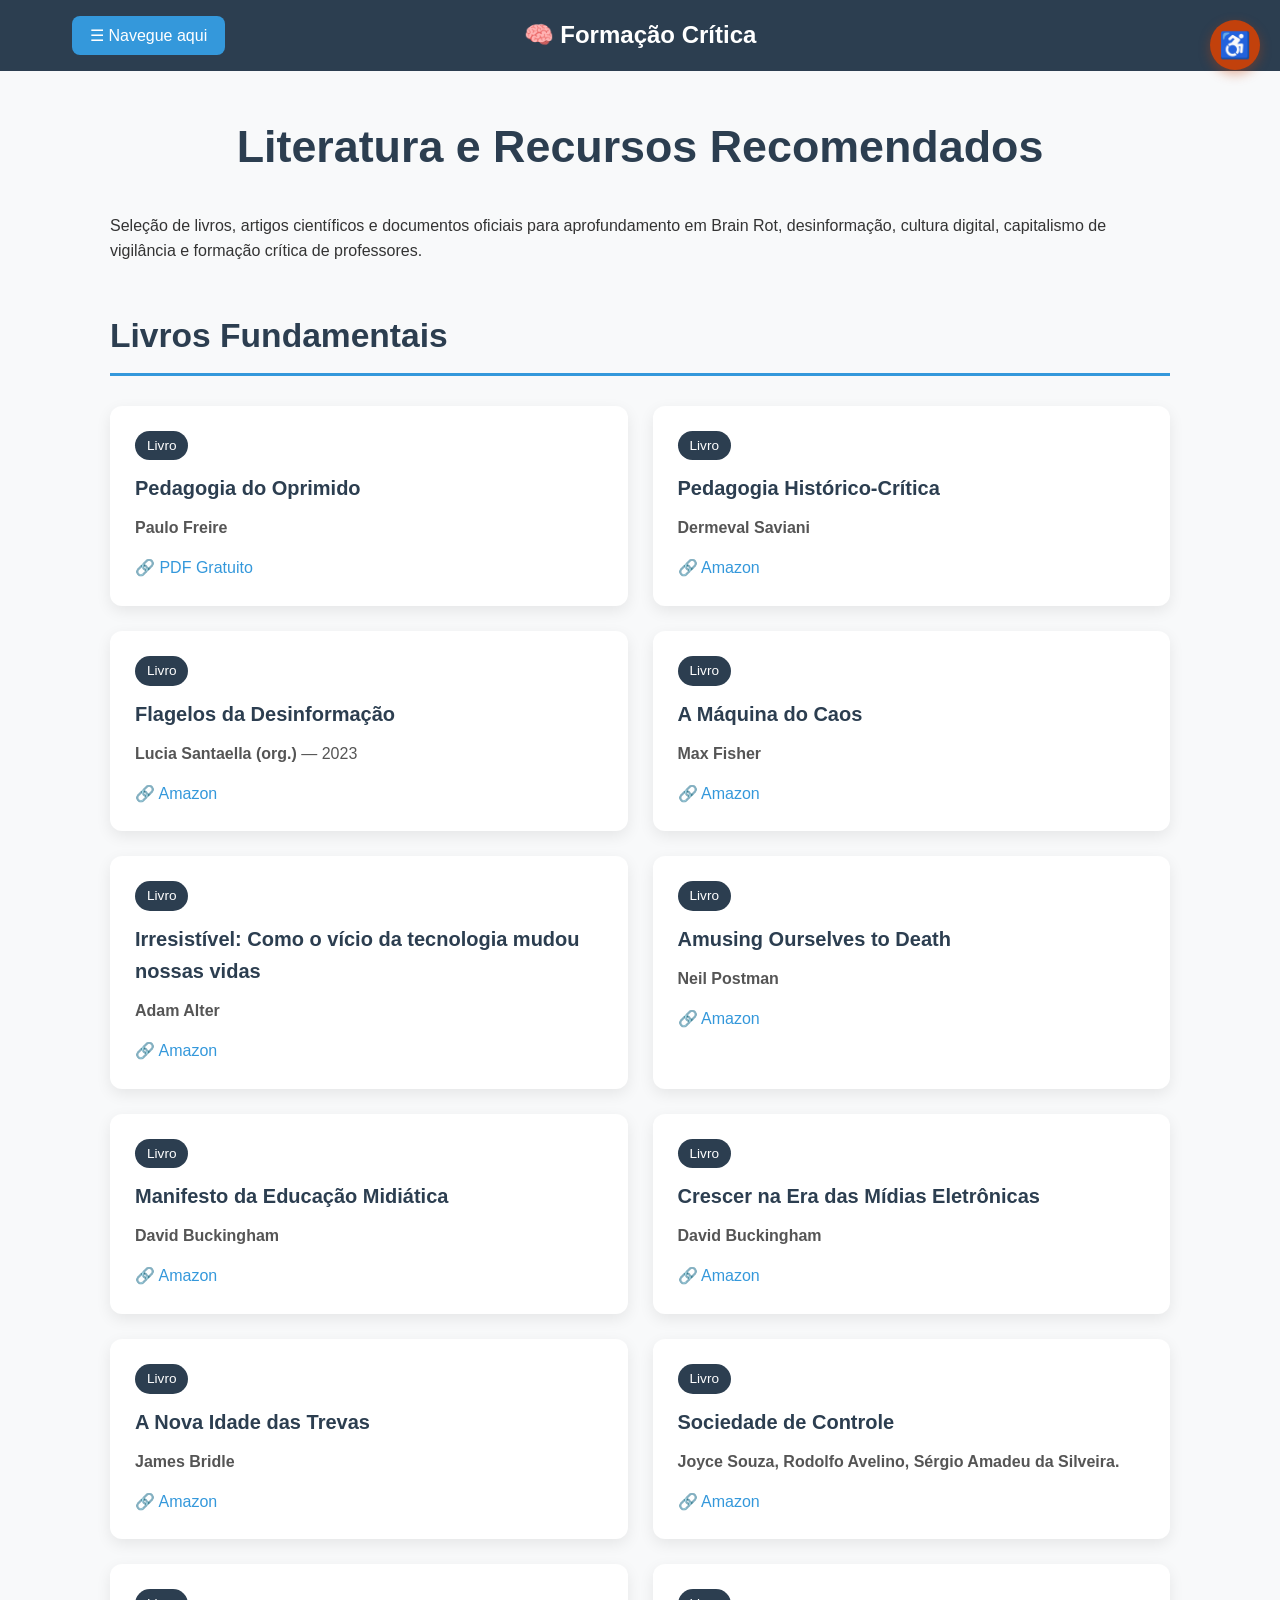
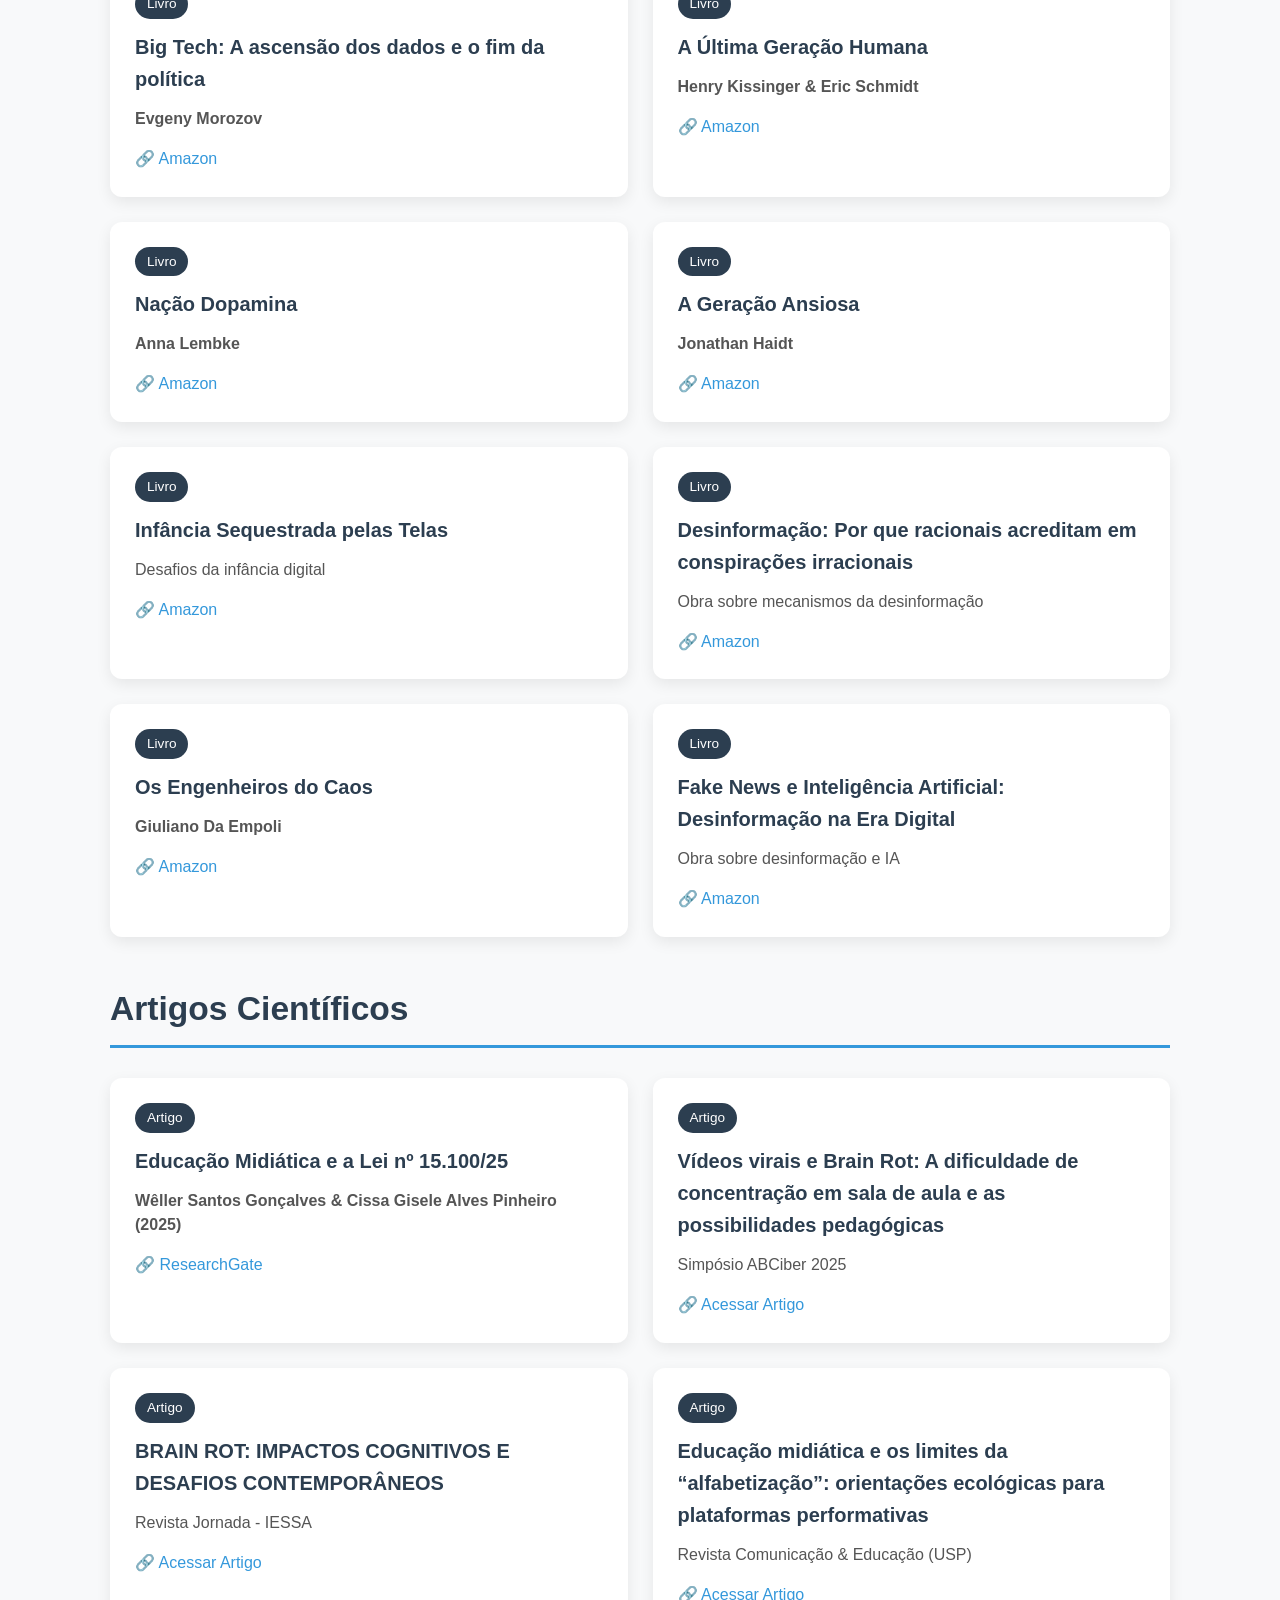
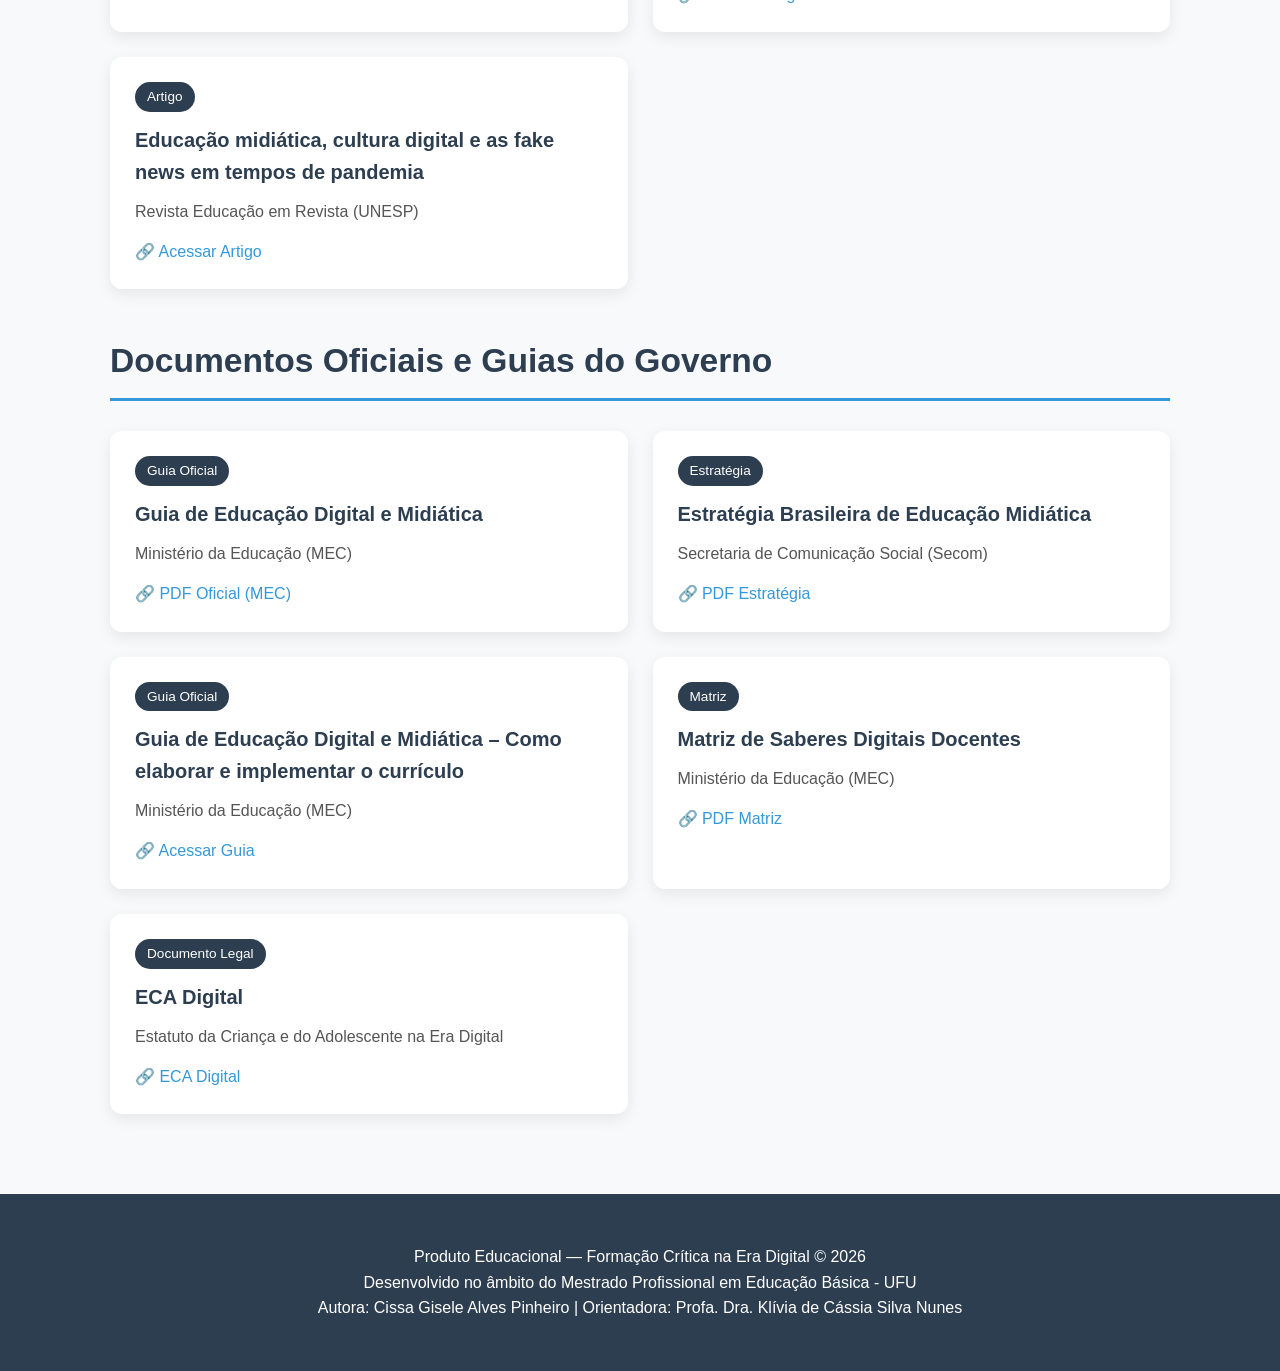
<file: literatura.html>
<!DOCTYPE html>
<html lang="pt-BR">
<head>
    <meta charset="UTF-8">
    <meta name="viewport" content="width=device-width, initial-scale=1.0">
    <title>Literatura e Recursos - Formação Crítica</title>
    <link rel="stylesheet" href="assets/css/style.css">
    <script src="assets/js/script.js"></script>
    <style>
        .recursos-grid {
            display: grid;
            grid-template-columns: repeat(auto-fit, minmax(340px, 1fr));
            gap: 25px;
            margin-top: 30px;
        }
        .recurso-card {
            background: white;
            padding: 25px;
            border-radius: 12px;
            box-shadow: 0 5px 15px rgba(0,0,0,0.08);
            transition: all 0.3s;
        }
        .recurso-card:hover {
            transform: translateY(-5px);
            box-shadow: 0 15px 30px rgba(0,0,0,0.12);
        }
        .recurso-card .tipo {
            display: inline-block;
            background: #2c3e50;
            color: white;
            font-size: 0.85rem;
            padding: 4px 12px;
            border-radius: 20px;
            margin-bottom: 12px;
        }
        .recurso-card h3 {
            color: #2c3e50;
            margin: 0 0 12px 0;
            font-size: 1.25rem;
        }
        .recurso-card p {
            color: #555;
            line-height: 1.5;
            margin-bottom: 15px;
        }
        .recurso-card a {
            color: #3498db;
            text-decoration: none;
            font-weight: 500;
        }
        .recurso-card a:hover {
            text-decoration: underline;
        }
        section h2 {
            color: #2c3e50;
            border-bottom: 3px solid #3498db;
            padding-bottom: 10px;
            margin: 50px 0 30px 0;
        }
    </style>
</head>
<body>
    
    <!-- Header -->
    <div id="header"></div>

    <section class="content-page">
        <h1>Literatura e Recursos Recomendados</h1>
        <p>Seleção de livros, artigos científicos e documentos oficiais para aprofundamento em Brain Rot, desinformação, cultura digital, capitalismo de vigilância e formação crítica de professores.</p>

        <!-- Seção Livros -->
        <h2>Livros Fundamentais</h2>
        <div class="recursos-grid">

            <div class="recurso-card">
                <span class="tipo">Livro</span>
                <h3>Pedagogia do Oprimido</h3>
                <p><strong>Paulo Freire</strong></p>
                <a href="https://www.letras.ufmg.br/espanhol/pdf/pedagogia_do_oprimido.pdf" target="_blank">🔗 PDF Gratuito</a>
            </div>

            <div class="recurso-card">
                <span class="tipo">Livro</span>
                <h3>Pedagogia Histórico-Crítica</h3>
                <p><strong>Dermeval Saviani</strong></p>
                <a href="https://www.amazon.com.br/Pedagogia-Hist%C3%B3rico-Cr%C3%ADtica-Saviani-Dermeval/dp/8585701099" target="_blank">🔗 Amazon</a>
            </div>

            <div class="recurso-card">
                <span class="tipo">Livro</span>
                <h3>Flagelos da Desinformação</h3>
                <p><strong>Lucia Santaella (org.)</strong> — 2023</p>
                <a href="https://www.amazon.com.br/Flagelos-desinforma%C3%A7%C3%A3o-Lucia-Santaella-ebook/dp/B0BZQHKMT8" target="_blank">🔗 Amazon</a>
            </div>

            <div class="recurso-card">
                <span class="tipo">Livro</span>
                <h3>A Máquina do Caos</h3>
                <p><strong>Max Fisher</strong></p>
                <a href="https://www.amazon.com.br/m%C3%A1quina-caos-redes-sociais-reprogramaram/dp/6556924008" target="_blank">🔗 Amazon</a>
            </div>

            <div class="recurso-card">
                <span class="tipo">Livro</span>
                <h3>Irresistível: Como o vício da tecnologia mudou nossas vidas</h3>
                <p><strong>Adam Alter</strong></p>
                <a href="https://www.amazon.com.br/Irresist%C3%ADvel-voc%C3%AA-viciado-tecnologia-lidar/dp/8547000585" target="_blank">🔗 Amazon</a>
            </div>

            <div class="recurso-card">
                <span class="tipo">Livro</span>
                <h3>Amusing Ourselves to Death</h3>
                <p><strong>Neil Postman</strong></p>
                <a href="https://www.amazon.com.br/Divertir-nos-morte-Discurso-P%C3%BAblico-business/dp/B001AYDC46" target="_blank">🔗 Amazon</a>
            </div>

            <div class="recurso-card">
                <span class="tipo">Livro</span>
                <h3>Manifesto da Educação Midiática</h3>
                <p><strong>David Buckingham</strong></p>
                <a href="https://www.amazon.com.br/Manifesto-educa%C3%A7%C3%A3o-midi%C3%A1tica-David-Buckingham/dp/8594932308" target="_blank">🔗 Amazon</a>
            </div>

            <div class="recurso-card">
                <span class="tipo">Livro</span>
                <h3>Crescer na Era das Mídias Eletrônicas</h3>
                <p><strong>David Buckingham</strong></p>
                <a href="https://www.amazon.com.br/Crescer-era-das-m%C3%ADdias-eletr%C3%B4nicas/dp/8515032694" target="_blank">🔗 Amazon</a>
            </div>

            <div class="recurso-card">
                <span class="tipo">Livro</span>
                <h3>A Nova Idade das Trevas</h3>
                <p><strong>James Bridle</strong></p>
                <a href="https://www.amazon.com.br/nova-idade-das-trevas-tecnologia/dp/6580309520" target="_blank">🔗 Amazon</a>
            </div>

            <div class="recurso-card">
                <span class="tipo">Livro</span>
                <h3>Sociedade de Controle</h3>
                <p><strong> Joyce Souza, Rodolfo Avelino, Sérgio Amadeu da Silveira.</strong></p>
                <a href="https://www.amazon.com.br/sociedade-controle-Manipula%C3%A7%C3%A3o-modula%C3%A7%C3%A3o-digitais/dp/6589705194" target="_blank">🔗 Amazon</a>
            </div>

            <div class="recurso-card">
                <span class="tipo">Livro</span>
                <h3>Big Tech: A ascensão dos dados e o fim da política</h3>
                <p><strong>Evgeny Morozov</strong></p>
                <a href="https://www.amazon.com.br/Big-Tech-ascens%C3%A3o-dados-pol%C3%ADtica/dp/8571260125" target="_blank">🔗 Amazon</a>
            </div>

            <div class="recurso-card">
                <span class="tipo">Livro</span>
                <h3>A Última Geração Humana</h3>
                <p><strong>Henry Kissinger & Eric Schmidt</strong></p>
                <a href="https://www.amazon.com.br/%C3%9ALTIMA-GERA%C3%87%C3%83O-HUMANA-intelig%C3%AAncia-artificial/dp/1068489073" target="_blank">🔗 Amazon</a>
            </div>

            <div class="recurso-card">
                <span class="tipo">Livro</span>
                <h3>Nação Dopamina</h3>
                <p><strong>Anna Lembke</strong></p>
                <a href="https://www.amazon.com.br/Na%C3%A7%C3%A3o-dopamina-excesso-deixando-infelizes/dp/6586551714" target="_blank">🔗 Amazon</a>
            </div>

            <div class="recurso-card">
                <span class="tipo">Livro</span>
                <h3>A Geração Ansiosa</h3>
                <p><strong>Jonathan Haidt</strong></p>
                <a href="https://www.amazon.com.br/gera%C3%A7%C3%A3o-ansiosa-inf%C3%A2ncia-hiperconectada-transtornos/dp/8535938532" target="_blank">🔗 Amazon</a>
            </div>

            <div class="recurso-card">
                <span class="tipo">Livro</span>
                <h3>Infância Sequestrada pelas Telas</h3>
                <p>Desafios da infância digital</p>
                <a href="https://www.amazon.com.br/Inf%C3%A2ncia-sequestrada-pelas-telas-desafio/dp/655592070X" target="_blank">🔗 Amazon</a>
            </div>

            <div class="recurso-card">
                <span class="tipo">Livro</span>
                <h3>Desinformação: Por que racionais acreditam em conspirações irracionais</h3>
                <p>Obra sobre mecanismos da desinformação</p>
                <a href="https://www.amazon.com.br/Desinforma%C3%A7%C3%A3o-racionais-acreditarem-conspira%C3%A7%C3%A3o-irracionais/dp/6555648449" target="_blank">🔗 Amazon</a>
            </div>

            <div class="recurso-card">
                <span class="tipo">Livro</span>
                <h3>Os Engenheiros do Caos</h3>
                <p><strong>Giuliano Da Empoli</strong></p>
                <a href="https://www.amazon.com.br/engenheiros-caos-conspira%C3%A7%C3%A3o-algoritmos-influenciar/dp/8554126602" target="_blank">🔗 Amazon</a>
            </div>

            <div class="recurso-card">
                <span class="tipo">Livro</span>
                <h3>Fake News e Inteligência Artificial: Desinformação na Era Digital</h3>
                <p>Obra sobre desinformação e IA</p>
                <a href="https://www.amazon.com.br/Fake-News-Intelig%C3%AAncia-Artificial-Desinforma%C3%A7%C3%A3o/dp/8562938653" target="_blank">🔗 Amazon</a>
            </div>

        </div>

        <!-- Seção Artigos -->
        <h2>Artigos Científicos</h2>
        <div class="recursos-grid">

            <div class="recurso-card">
                <span class="tipo">Artigo</span>
                <h3>Educação Midiática e a Lei nº 15.100/25</h3>
                <p><strong>Wêller Santos Gonçalves & Cissa Gisele Alves Pinheiro (2025)</strong></p>
                <a href="https://www.researchgate.net/publication/397286675_EDUCACAO_MIDIATICA_E_A_LEI_N_1510025_PERSPECTIVAS_DE_DOCENTES_DE_UBERLANDIA_A_LUZ_DO_PENSAMENTO_DE_BUCKINGHAM" target="_blank">🔗 ResearchGate</a>
            </div>

            <div class="recurso-card">
                <span class="tipo">Artigo</span>
                <h3>Vídeos virais e Brain Rot: A dificuldade de concentração em sala de aula e as possibilidades pedagógicas</h3>
                <p>Simpósio ABCiber 2025</p>
                <a href="https://abciber.org.br/eventos/ojs3/index.php/simposio2025/article/view/294" target="_blank">🔗 Acessar Artigo</a>
            </div>

            <div class="recurso-card">
                <span class="tipo">Artigo</span>
                <h3>BRAIN ROT: IMPACTOS COGNITIVOS E DESAFIOS CONTEMPORÂNEOS</h3>
                <p>Revista Jornada - IESSA</p>
                <a href="https://www.iessa.edu.br/revista/index.php/jornada/article/view/2825" target="_blank">🔗 Acessar Artigo</a>
            </div>

            <div class="recurso-card">
                <span class="tipo">Artigo</span>
                <h3>Educação midiática e os limites da “alfabetização”: orientações ecológicas para plataformas performativas</h3>
                <p>Revista Comunicação & Educação (USP)</p>
                <a href="https://revistas.usp.br/comueduc/pt_BR/article/view/217958/202630" target="_blank">🔗 Acessar Artigo</a>
            </div>

            <div class="recurso-card">
                <span class="tipo">Artigo</span>
                <h3>Educação midiática, cultura digital e as fake news em tempos de pandemia</h3>
                <p>Revista Educação em Revista (UNESP)</p>
                <a href="https://revistas.marilia.unesp.br/index.php/educacaoemrevista/article/view/12130" target="_blank">🔗 Acessar Artigo</a>
            </div>

        </div>

      <h2>Documentos Oficiais e Guias do Governo</h2>
        <div class="recursos-grid">

            <div class="recurso-card">
                <span class="tipo">Guia Oficial</span>
                <h3>Guia de Educação Digital e Midiática</h3>
                <p>Ministério da Educação (MEC)</p>
                <a href="https://www.gov.br/mec/pt-br/escolas-conectadas/documentos/guia_eddigital_versofinaloficial.pdf" target="_blank">🔗 PDF Oficial (MEC)</a>
            </div>

            <div class="recurso-card">
                <span class="tipo">Estratégia</span>
                <h3>Estratégia Brasileira de Educação Midiática</h3>
                <p>Secretaria de Comunicação Social (Secom)</p>
                <a href="https://www.gov.br/secom/pt-br/arquivos/2023_secom-spdigi_estrategia-brasileira-de-educacao-midiatica.pdf" target="_blank">🔗 PDF Estratégia</a>
            </div>

            <div class="recurso-card">
                <span class="tipo">Guia Oficial</span>
                <h3>Guia de Educação Digital e Midiática – Como elaborar e implementar o currículo</h3>
                <p>Ministério da Educação (MEC)</p>
                <a href="https://mecred.mec.gov.br/recurso/366316" target="_blank">🔗 Acessar Guia</a>
            </div>

            <div class="recurso-card">
                <span class="tipo">Matriz</span>
                <h3>Matriz de Saberes Digitais Docentes</h3>
                <p>Ministério da Educação (MEC)</p>
                <a href="https://www.gov.br/mec/pt-br/escolas-conectadas/20240822MatrizSaberesDigitais.pdf" target="_blank">🔗 PDF Matriz</a>
            </div>

            <div class="recurso-card">
                <span class="tipo">Documento Legal</span>
                <h3>ECA Digital</h3>
                <p>Estatuto da Criança e do Adolescente na Era Digital</p>
                <a href="https://www.gov.br/mj/pt-br/assuntos/sua-protecao/sedigi/eca-digital/eca-digital-1" target="_blank">🔗 ECA Digital</a>
            </div>

        </div>

    </section>

    <!-- Footer -->
    <div id="footer"></div>

</body>
</html>
</file>
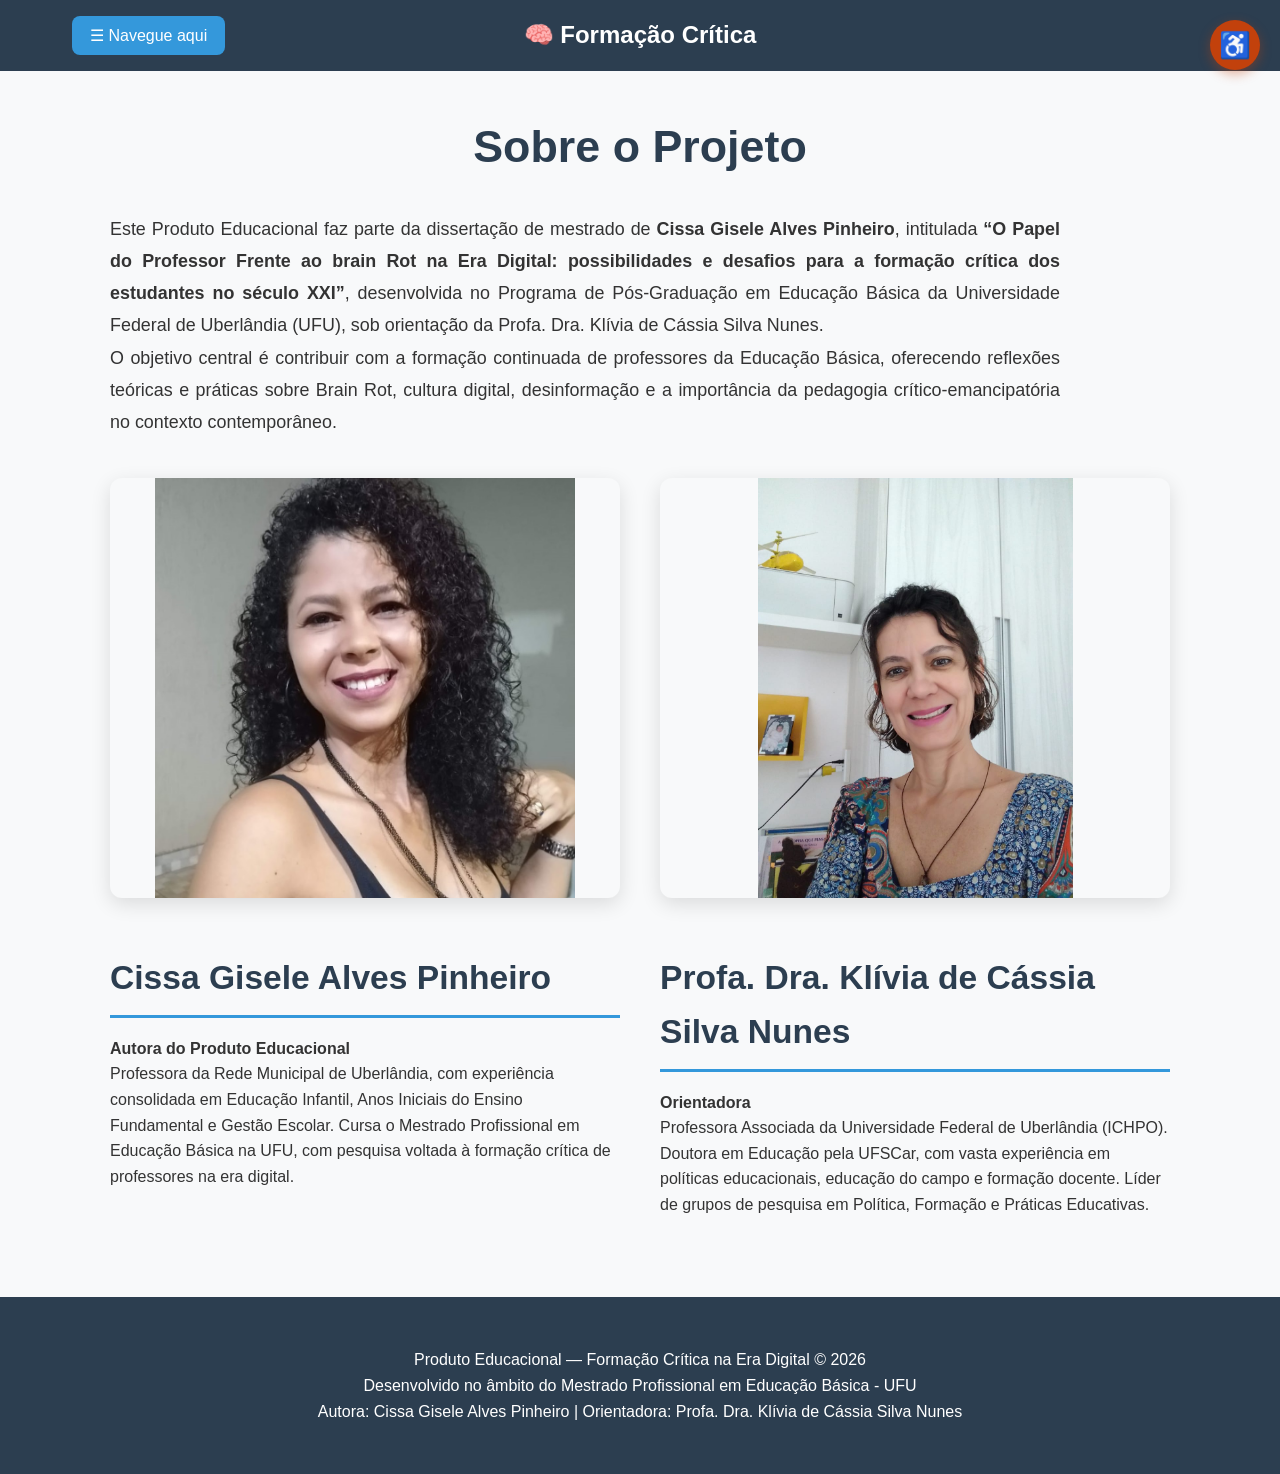
<file: sobre.html>
<!DOCTYPE html>
<html lang="pt-BR">
<head>
    <meta charset="UTF-8">
    <meta name="viewport" content="width=device-width, initial-scale=1.0">
    <title>Formação Crítica na Era Digital</title>
    <link rel="stylesheet" href="assets/css/style.css">
    <script src="assets/js/script.js"></script>   <!-- ← Coloque aqui no HEAD -->
</head>
<body>
    
    <!-- Header -->
    <div id="header"></div>
<!DOCTYPE html>
<html lang="pt-BR">
<head>
    <meta charset="UTF-8">
    <meta name="viewport" content="width=device-width, initial-scale=1.0">
    <title>Sobre o Projeto - Formação Crítica na Era Digital</title>
    <link rel="stylesheet" href="assets/css/style.css">
    <style>
        .about-grid {
            display: grid;
            grid-template-columns: 1fr 1fr;
            gap: 40px;
            margin-top: 40px;
        }
        .about-grid img {
            width: 100%;
            max-height: 420px;        /* Aumentado */
            height: auto;
            object-fit: contain;      /* Não corta mais a cabeça */
            border-radius: 12px;
            box-shadow: 0 6px 20px rgba(0,0,0,0.12);
            background: #f8f9fa;
        }
        .about-text {
            text-align: justify;
            font-size: 1.12rem;
            line-height: 1.8;
            max-width: 950px;
        }
        @media (max-width: 768px) {
            .about-grid {
                grid-template-columns: 1fr;
            }
        }
    </style>
</head>
<body>
    
    <!-- Header -->
    <div id="header"></div>

    <section class="content-page">
        <h1>Sobre o Projeto</h1>
        
        <p class="about-text">
            Este Produto Educacional faz parte da dissertação de mestrado de <strong>Cissa Gisele Alves Pinheiro</strong>, 
            intitulada <strong>“O Papel do Professor Frente ao brain Rot na Era Digital: possibilidades e desafios para a formação crítica dos estudantes no século XXI”</strong>, 
            desenvolvida no Programa de Pós-Graduação em Educação Básica da Universidade Federal de Uberlândia (UFU), sob orientação da Profa. Dra. Klívia de Cássia Silva Nunes.
        </p>

        <p class="about-text">
            O objetivo central é contribuir com a formação continuada de professores da Educação Básica, oferecendo reflexões teóricas e práticas sobre Brain Rot, cultura digital, desinformação e a importância da pedagogia crítico-emancipatória no contexto contemporâneo.
        </p>

        <div class="about-grid">
            <div>
                <img src="assets/images/cissa.jpeg" alt="Cissa Gisele Alves Pinheiro">
                <h2>Cissa Gisele Alves Pinheiro</h2>
                <p><strong>Autora do Produto Educacional</strong></p>
                <p>Professora da Rede Municipal de Uberlândia, com experiência consolidada em Educação Infantil, Anos Iniciais do Ensino Fundamental e Gestão Escolar. Cursa o Mestrado Profissional em Educação Básica na UFU, com pesquisa voltada à formação crítica de professores na era digital.</p>
            </div>

            <div>
                <img src="assets/images/klivia.jpeg" alt="Profa. Dra. Klívia de Cássia Silva Nunes">
                <h2>Profa. Dra. Klívia de Cássia Silva Nunes</h2>
                <p><strong>Orientadora</strong></p>
                <p>Professora Associada da Universidade Federal de Uberlândia (ICHPO). Doutora em Educação pela UFSCar, com vasta experiência em políticas educacionais, educação do campo e formação docente. Líder de grupos de pesquisa em Política, Formação e Práticas Educativas.</p>
            </div>
        </div>
    </section>

    <!-- Footer -->
    <div id="footer"></div>

    <script>
        fetch('header.html').then(r => r.text()).then(data => document.getElementById('header').innerHTML = data);
        fetch('footer.html').then(r => r.text()).then(data => document.getElementById('footer').innerHTML = data);
    </script>
</body>
</html>
</file>
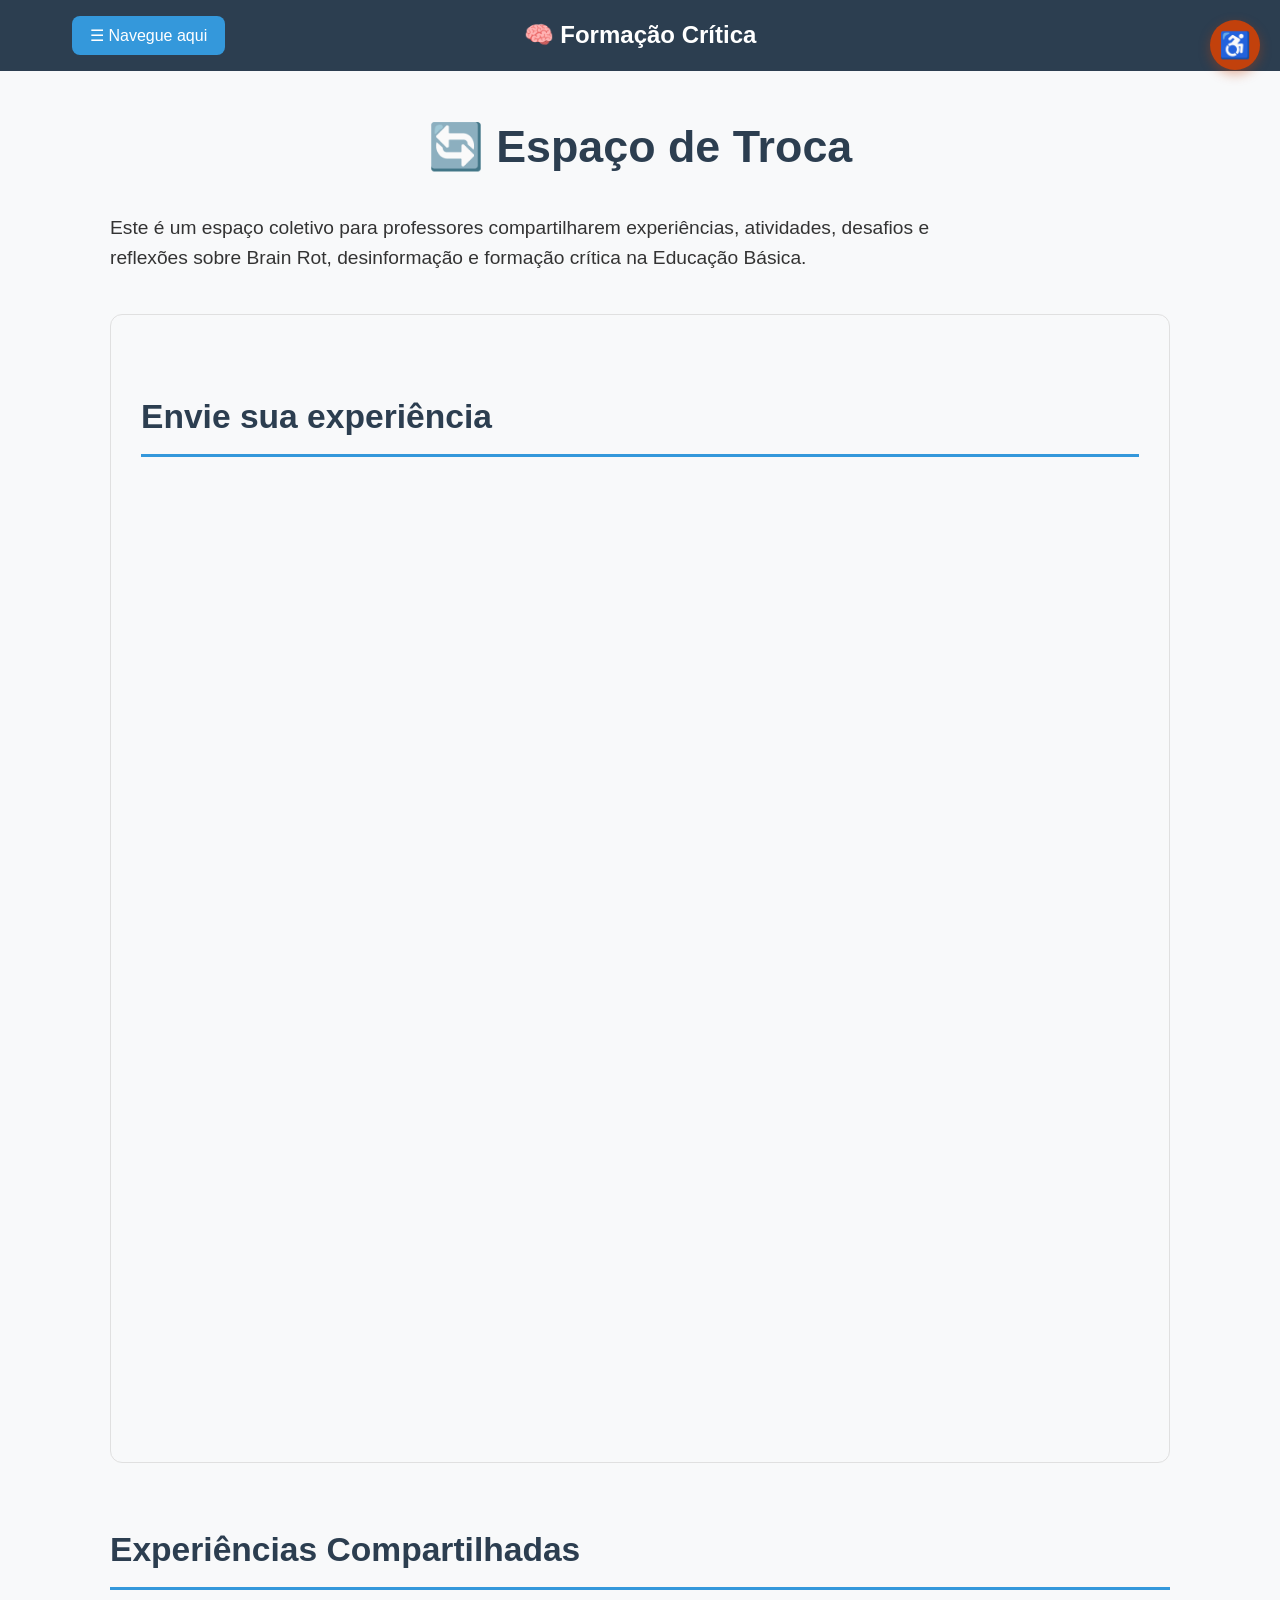
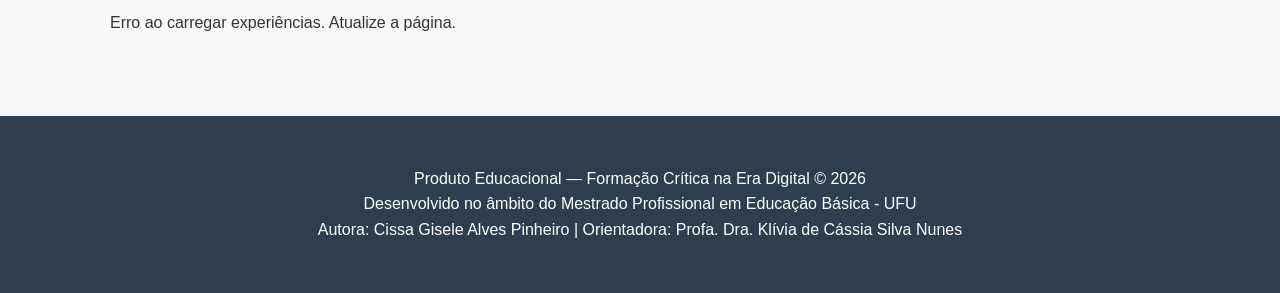
<file: troca.html>
<!DOCTYPE html>
<html lang="pt-BR">
<head>
    <meta charset="UTF-8">
    <meta name="viewport" content="width=device-width, initial-scale=1.0">
    <title>Formação Crítica na Era Digital</title>
    <link rel="stylesheet" href="assets/css/style.css">
    <script src="assets/js/script.js"></script>   <!-- ← Coloque aqui no HEAD -->
</head>
<body>
    
    <!-- Header -->
    <div id="header"></div>
    <!DOCTYPE html>
<html lang="pt-BR">
<head>
    <meta charset="UTF-8">
    <meta name="viewport" content="width=device-width, initial-scale=1.0">
    <title>Espaço de Troca - Formação Crítica na Era Digital</title>
    <link rel="stylesheet" href="assets/css/style.css">
    <style>
        .form-container {
            background: #f8f9fa;
            padding: 30px;
            border-radius: 12px;
            margin: 30px 0 60px 0;
            border: 1px solid #e0e0e0;
        }
        .experiencia-card {
            background: white;
            padding: 30px;
            border-radius: 12px;
            box-shadow: 0 6px 20px rgba(0,0,0,0.1);
            margin-bottom: 30px;
            border-left: 6px solid #3498db;
        }
        .experiencia-card h3 {
            color: #2c3e50;
            margin-bottom: 12px;
        }
        .meta {
            color: #666;
            font-size: 0.95rem;
            margin-bottom: 15px;
        }
    </style>
</head>
<body>
    
    <!-- Header -->
    <div id="header"></div>

    <section class="content-page">
        <h1>🔄 Espaço de Troca</h1>
        
        <p style="font-size: 1.2rem; max-width: 900px; margin-bottom: 40px;">
            Este é um espaço coletivo para professores compartilharem experiências, atividades, desafios e reflexões sobre Brain Rot, desinformação e formação crítica na Educação Básica.
        </p>

        <!-- Formulário -->
        <div class="form-container">
            <h2>Envie sua experiência</h2>
            <iframe 
                src="https://docs.google.com/forms/d/e/1FAIpQLSd_f6Q-s3ekbOIo-v60AaSCGOgorVLhMUpyDl0LobsCCCnyoQ/viewform?embedded=true" 
                width="100%" 
                height="950" 
                frameborder="0" 
                marginheight="0" 
                marginwidth="0">
                Carregando…
            </iframe>
        </div>

        <h2>Experiências Compartilhadas</h2>
        <div id="experiencias" style="margin-top: 20px;">
            <!-- Experiências serão carregadas aqui -->
        </div>
    </section>

    <!-- Footer -->
    <div id="footer"></div>

    <script>
        fetch('header.html').then(r => r.text()).then(data => document.getElementById('header').innerHTML = data);
        fetch('footer.html').then(r => r.text()).then(data => document.getElementById('footer').innerHTML = data);

        fetch('https://script.google.com/macros/s/AKfycbxTf1qjUjqfG7_AETbb8OzRuG_3xqKGu7UNiyF3xV8OMSPbRcKo4AurPKqSAN52jiT7/exec')
            .then(response => response.json())
            .then(data => {
                const container = document.getElementById('experiencias');
                container.innerHTML = '';

                if (data.length === 0) {
                    container.innerHTML = '<p>Nenhuma experiência compartilhada ainda. Seja o primeiro!</p>';
                    return;
                }

                data.forEach(item => {
                    const card = document.createElement('div');
                    card.className = 'experiencia-card';
                    card.innerHTML = `
                        <h3>${item['Título da experiência ou atividade'] || 'Experiência sem título'}</h3>
                        <p class="meta"><strong>${item['Nome'] || 'Professor(a) anônimo(a)'}</strong> ${item['Cidade/escola'] ? `• ${item['Cidade/escola']}` : ''}</p>
                        <p>${item['Escreva sua experiência, reflexão ou atividade'] || ''}</p>
                    `;
                    container.appendChild(card);
                });
            })
            .catch(() => {
                document.getElementById('experiencias').innerHTML = '<p>Erro ao carregar experiências. Atualize a página.</p>';
            });
    </script>
</body>
</html>
</file>
<file: assets/css/style.css>
* {
    margin: 0;
    padding: 0;
    box-sizing: border-box;
}

body {
    font-family: 'Segoe UI', Tahoma, Geneva, Verdana, sans-serif;
    line-height: 1.6;
    color: #333;
    background-color: #f8f9fa;
    transition: background-color 0.3s, color 0.3s;
}

/* Navegação - Full Width e Fixo */
nav {
    background: #2c3e50;
    position: sticky;
    top: 0;
    z-index: 100;
    width: 100%;
}

.nav-container {
    max-width: 1200px;
    margin: 0 auto;
    padding: 1rem 2rem;
    display: flex;
    justify-content: space-between;
    align-items: center;
    color: white;
}

nav ul {
    display: flex;
    list-style: none;
    gap: 1.5rem;
}

nav a {
    color: white;
    text-decoration: none;
    font-weight: 500;
}

nav a:hover {
    color: #3498db;
}

/* Hero */
.hero {
    background: linear-gradient(rgba(44, 62, 80, 0.65), rgba(44, 62, 80, 0.75)), 
                url('../images/hero.jpg') center/cover no-repeat;
    color: white;
    text-align: center;
    padding: 180px 20px 160px;
    min-height: 85vh;
    display: flex;
    align-items: center;
    margin-top: -1px;
}

.hero-content {
    max-width: 1000px;
    margin: 0 auto;
    padding: 0 20px;
}

.hero h1 {
    font-size: 4.2rem;
    margin-bottom: 25px;
    text-shadow: 0 4px 20px rgba(0,0,0,0.8);
}

.hero p {
    font-size: 1.45rem;
    max-width: 800px;
    margin: 0 auto 35px;
    text-shadow: 0 2px 10px rgba(0,0,0,0.7);
}

.btn {
    display: inline-block;
    background: #3498db;
    color: white;
    padding: 16px 40px;
    border-radius: 50px;
    text-decoration: none;
    font-weight: bold;
    font-size: 1.25rem;
    transition: all 0.3s;
}

.btn:hover {
    background: #2980b9;
    transform: scale(1.05);
}

/* Introdução curta */
.intro {
    background: white;
    padding: 60px 20px;
    text-align: center;
}

.intro-content {
    max-width: 900px;
    margin: 0 auto;
}

.intro h2 {
    color: #2c3e50;
    margin-bottom: 20px;
    font-size: 2.1rem;
}

/* Cards - Seção principal da Home */
.cards-section {
    padding: 60px 20px;
    background: #f1f3f5;
}

.cards-container {
    max-width: 1200px;
    margin: 0 auto;
    display: grid;
    grid-template-columns: repeat(auto-fit, minmax(280px, 1fr));
    gap: 25px;
}

.card {
    background: white;
    padding: 35px 25px;
    border-radius: 12px;
    box-shadow: 0 5px 15px rgba(0,0,0,0.08);
    text-decoration: none;
    color: #333;
    transition: all 0.3s;
    border-top: 5px solid #3498db;
}

.card:hover {
    transform: translateY(-10px);
    box-shadow: 0 15px 30px rgba(0,0,0,0.15);
}

.card h3 {
    color: #2c3e50;
    margin-bottom: 15px;
    font-size: 1.55rem;
}

.card p {
    color: #555;
    line-height: 1.5;
}

/* Seções de conteúdo */
.content-page {
    max-width: 1100px;
    margin: 40px auto;
    padding: 0 20px;
}

.content-page h1 {
    font-size: 2.8rem;
    color: #2c3e50;
    margin-bottom: 30px;
    text-align: center;
}

.content-page h2 {
    color: #2c3e50;
    font-size: 2.1rem;
    margin: 45px 0 18px 0;
    padding-bottom: 10px;
    border-bottom: 3px solid #3498db;
}

/* Rodapé */
footer {
    background: #2c3e50;
    color: white;
    text-align: center;
    padding: 50px 20px;
    margin-top: 80px;
}

/* ====================== ACESSIBILIDADE ====================== */
.accessibility-btn {
    position: fixed;
    top: 20px;
    right: 20px;
    width: 50px;
    height: 50px;
    background: #c2410c;
    color: white;
    border: none;
    border-radius: 50%;
    cursor: pointer;
    box-shadow: 0 4px 12px rgba(194, 65, 12, 0.4);
    transition: transform 0.2s ease, background 0.2s ease;
    z-index: 10000;
    font-size: 1.6rem;
}

.accessibility-btn:hover {
    background: #ea580c;
    transform: scale(1.1);
}

.accessibility-menu {
    display: none;
    position: fixed;
    top: 80px;
    right: 20px;
    background: rgba(45, 45, 68, 0.95);
    border-radius: 8px;
    box-shadow: 0 4px 12px rgba(0,0,0,0.5);
    z-index: 9999;
    padding: 10px;
    min-width: 220px;
}

.accessibility-menu ul {
    list-style: none;
    padding: 0;
    margin: 0;
}

.accessibility-menu li {
    margin: 6px 0;
}

.accessibility-menu button {
    background: #5b21b6;
    color: white;
    border: none;
    padding: 10px 15px;
    border-radius: 5px;
    cursor: pointer;
    width: 100%;
    text-align: left;
    font-size: 1em;
}

.accessibility-menu button:hover {
    background: #7c3aed;
}

/* Classes funcionais de Acessibilidade */
.high-contrast {
    background-color: #000000 !important;
    color: #ffffff !important;
}

.high-contrast nav, 
.high-contrast footer {
    background: #111111 !important;
    border-bottom: 1px solid #ffffff;
}

.high-contrast footer {
    border-top: 1px solid #ffffff;
    border-bottom: none;
}

.high-contrast .intro,
.high-contrast .cards-section,
.high-contrast .card {
    background-color: #000000 !important;
    color: #ffffff !important;
}

.high-contrast .card {
    border: 1px solid #ffffff !important;
    border-top: 5px solid #ffffff !important;
}

.high-contrast h1, 
.high-contrast h2, 
.high-contrast h3, 
.high-contrast p,
.high-contrast .content-page h1,
.high-contrast .content-page h2 {
    color: #ffffff !important;
}

.large-text * {
    font-size: 1.15rem !important;
}
.large-text h1 { font-size: 3.2rem !important; }
.large-text h2 { font-size: 2.5rem !important; }
.large-text h3 { font-size: 1.8rem !important; }

.hidden {
    display: none !important;
}

/* Responsivo */
@media (max-width: 768px) {
    .nav-container {
        flex-direction: column;
        gap: 1rem;
        padding: 1rem;
    }
    nav ul {
        flex-direction: column;
        gap: 1rem;
    }
    .hero h1 {
        font-size: 2.8rem;
    }
    .hero {
        padding: 160px 20px 140px;
    }
    .accessibility-btn {
        width: 45px;
        height: 45px;
        font-size: 1.4rem;
        top: 15px;
        right: 15px;
    }
    .accessibility-menu {
        top: 70px;
        right: 15px;
        min-width: 200px;
    }
}
</file>
